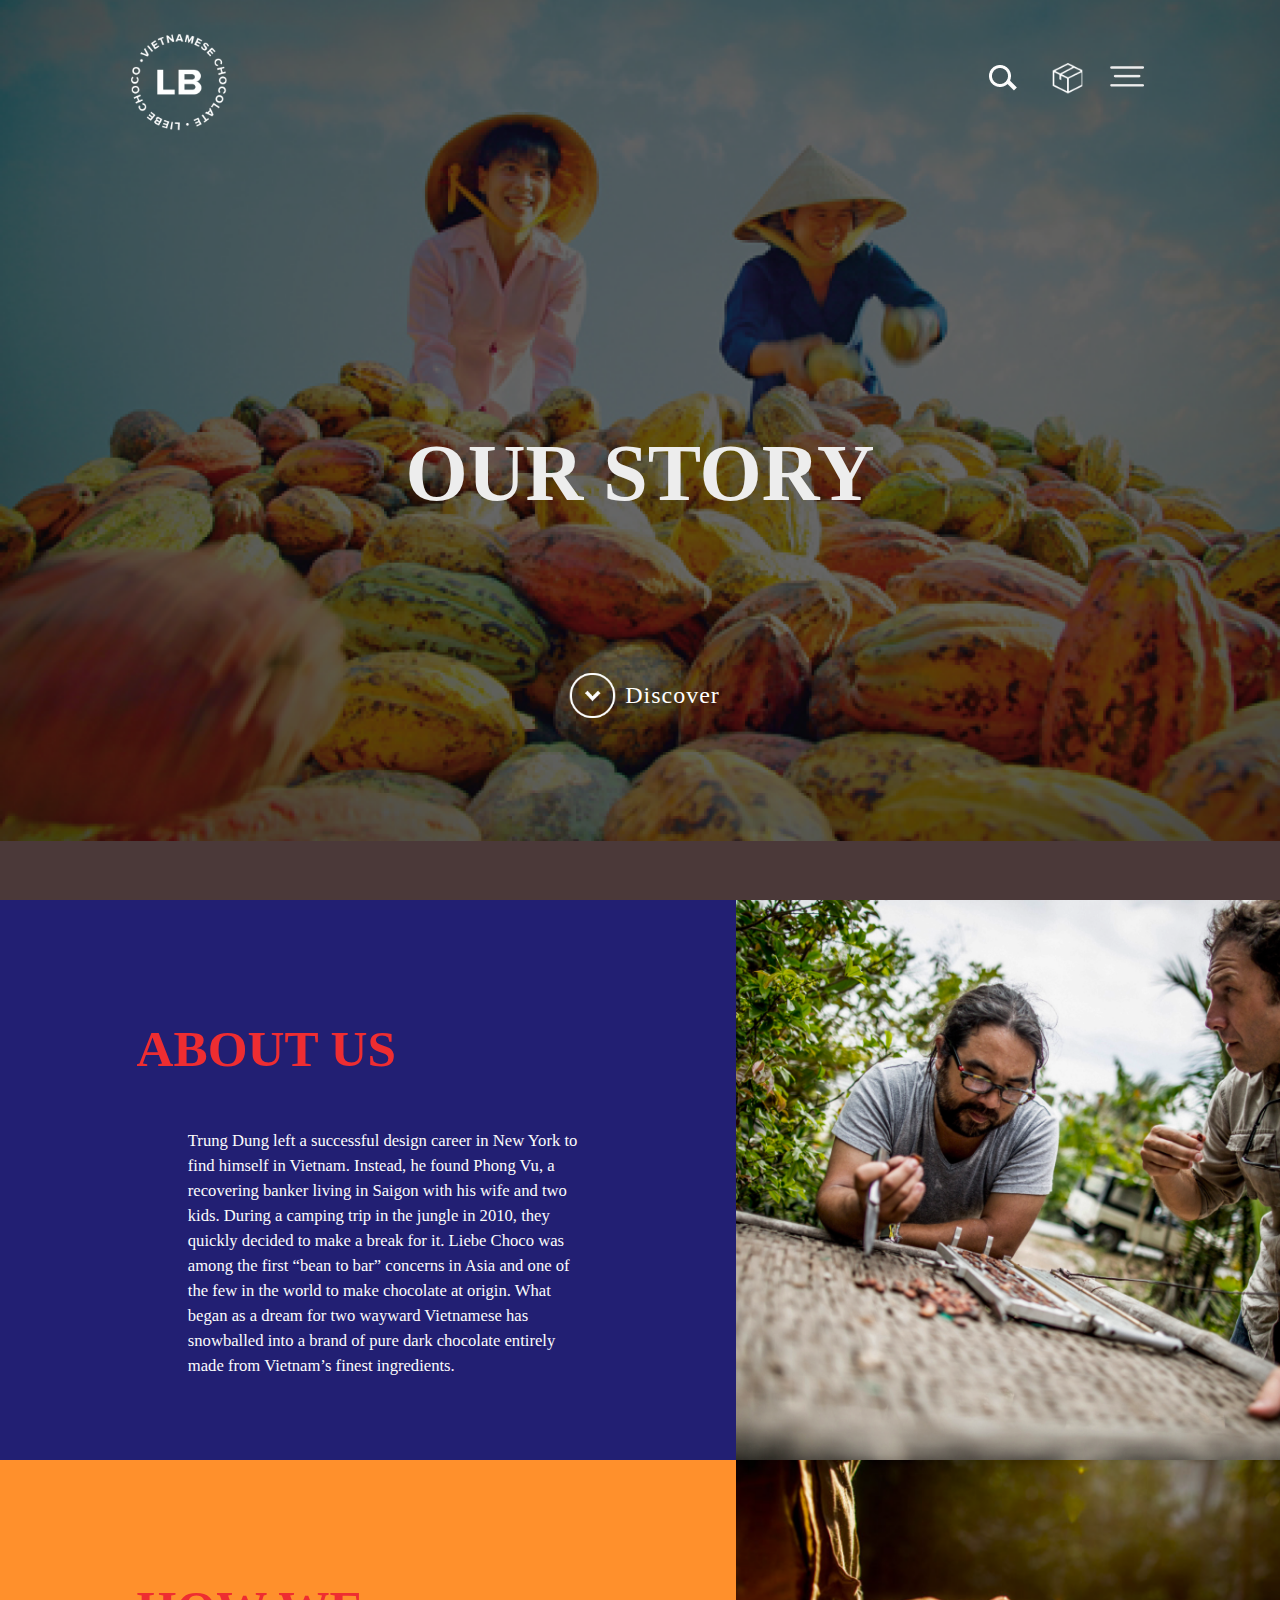
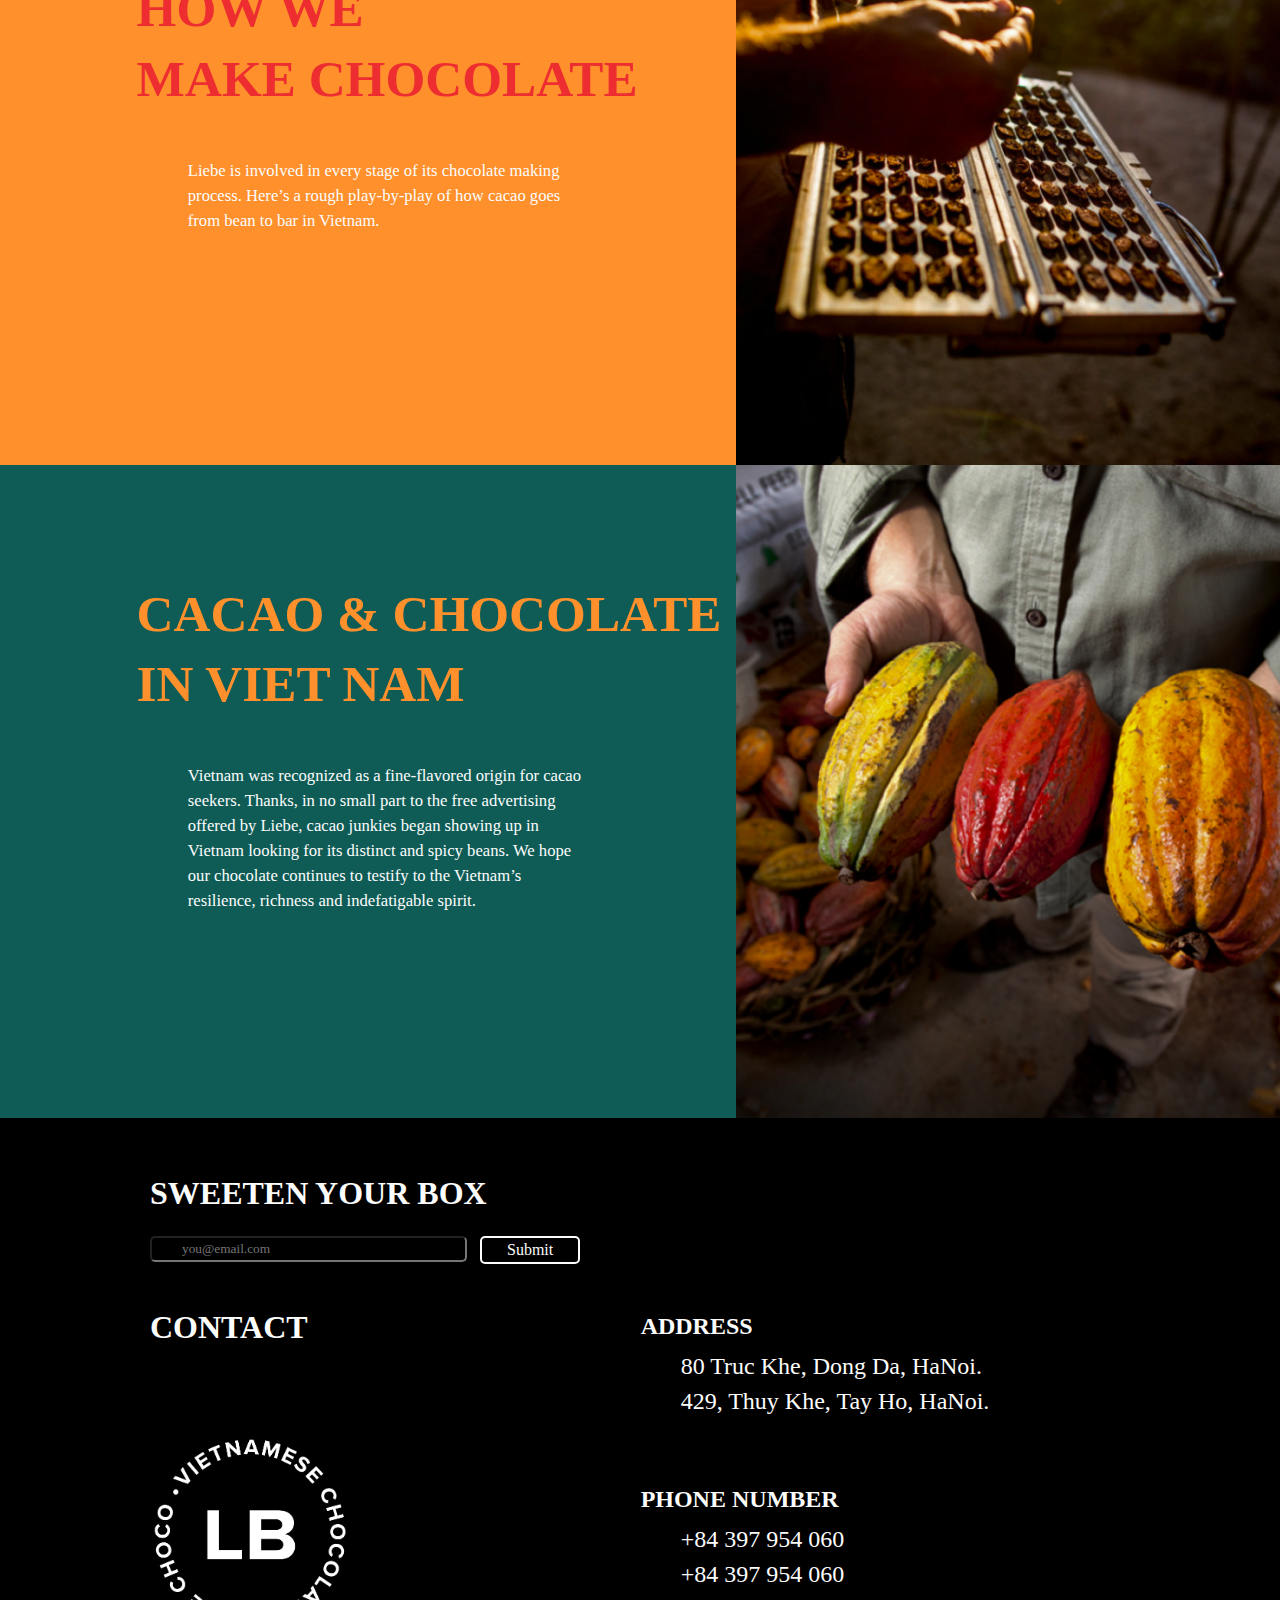
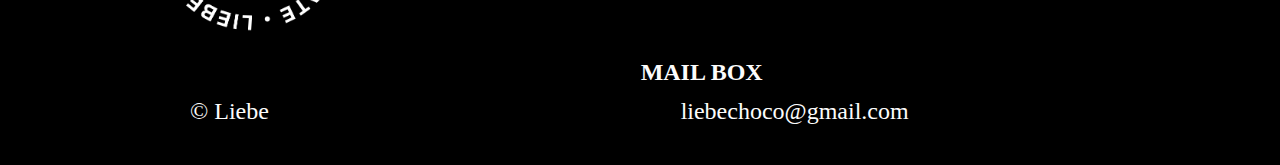
<file: our-story.html>
<!DOCTYPE html>
<html>

<head>
    <title>Our Story</title>
    <meta charset="utf-8">
    <meta name="viewport" content="width=device-width, initial-scale=1">
    <link rel="stylesheet" href="https://maxcdn.bootstrapcdn.com/bootstrap/4.3.1/css/bootstrap.min.css">
    <script src="https://ajax.googleapis.com/ajax/libs/jquery/3.4.1/jquery.min.js"></script>
    <script src="https://cdnjs.cloudflare.com/ajax/libs/popper.js/1.14.7/umd/popper.min.js"></script>
    <script src="https://maxcdn.bootstrapcdn.com/bootstrap/4.3.1/js/bootstrap.min.js"></script>
    <link rel="stylesheet" type="text/css" href="css/style.css">
    <script src="js/function.js"></script>
    
</head>

<body>
    <nav class="navbar navbar-expand navbar-custom fixed-top">
        <!-- Brand -->
        <a class="navbar-brand logo-brand" href="#" onclick="goHomeFromUs()">
            <img src="images/Logo-white.png">
        </a>

        <!-- Links -->
        <ul class="navbar-nav group-menu ml-auto">
            <li class=" nav-item">
                <a class="nav-link" href="#" id="searchIcon">
                    <img src="images/looking-for-icon.png">
                    <input class="hidden-input" type="text" size="30" />
                </a>
            </li>
            <li class="nav-item" id="boxIcon" onclick="showBuyBox()">
                <button class="nav-link" href="#">
                    <img src="images/box.png">
                </button>
            </li>
            <li class="nav-item" id="menuIcon">
                <a class="nav-link" href="#" id="menuModal">
                    <img src="images/menu.png">
                </a>
            </li>
        </ul>
    </nav>
    <div class="modal-buy" id="modalBuy">
        <div class="dialog-buy" onclick="hiddenBox()">
        </div>
            <div class="buy-content w-100">
                <div class="buy-header w-100">
                    <img src="images/box-black.png">
                    <h4 class="title-buy">Your box</h4>
                    <button onclick="hiddenBox()" type="button" class="close-buy">&times;</button>
                </div>
                <div class="buy-body w-100">
                    
                    <hr>
                    <span><p>There're no product for payment!</p></span>
                    <div class="buy buy-strawberry">
                        <img src="images/Strawberry 5.png">
                        <div class="title-product-buy">
                                <span class="name-product">Sweet Strawberry</span>
                                <span class="price-product-sm">12.99</span>
                            
                            <div id="buyStrawberryBox" class="control-product-buy">
                                <div  class="buy-product-box ">
                                    <button class="sub-product" href="">-</button>
                                    <span class="number-box">0</span>
                                    <button class="add-product" href="">+</button>
                                </div>
                                <span class="count-product">12.99</span>
                            </div>
                        </div>
                       
                    </div>
                    <hr class="buy-strawberry">
                    <div class=" buy buy-orange">
                        <img src="images/Orange-sour.png">
                        <div class="title-product-buy">
                                <span class="name-product">SOUR <br>ORANGE</span>
                                <span class="price-product-sm">12.99</span>
                            
                            <div id="buyOrangeBox" class="control-product-buy">
                                <div  class="buy-product-box ">
                                    <button class="sub-product" href="">-</button>
                                    <span class="number-box">0</span>
                                    <button class="add-product" href="">+</button>
                                </div>
                                <span class="count-product">12.99</span>
                            </div>
                        </div>
                        
                    </div>
                    <hr class="buy-orange">
                    <div class="buy buy-apple">
                        <img src="images/Applegrand.png">
                        <div class="title-product-buy">
                                <span class="name-product">GRAND APPLE</span>
                                <span class="price-product-sm">12.99</span>
                            
                            <div id="buyAppleBox" class="control-product-buy">
                                <div  class="buy-product-box ">
                                    <button class="sub-product" href="" >-</button>
                                    <span class="number-box">0</span>
                                    <button class="add-product" href="" >+</button>
                                </div>
                                <span class="count-product">12.99</span>
                            </div>
                        </div>
                        
                    </div>
                    <hr class="buy-apple">
                    <div  class="buy buy-classic">
                        <img src="images/classic-img.png">
                        <div class="title-product-buy">
                                <span class="name-product">CLASSIC PREMIUM</span>
                                <span class="price-product-sm">12.99</span>
                            
                            <div id="buyClassicBox"  class="control-product-buy">
                                <div class="buy-product-box ">
                                    <button class="sub-product" href="">-</button>
                                    <span class="number-box">0</span>
                                    <button class="add-product" href="">+</button>
                                </div>
                                <span class="count-product">12.99</span>
                            </div>
                        </div>

                    </div>
                    <hr class=" buy-classic">
                </div>
                <div class="buy-footer w-100">
                    <div class="continue-shopping">
                        <span>You're 18 bars away from filling your box.</span>
                        <a href="#strawberry" onclick="hiddenBox()">Continued shopping</a>
                    </div>
                    <div class="total-sum" >
                        <span class="total">TOTAL</span>
                        <span class="sum">38.97</span>
                    </div>
                    <div class="credit-card" >
                            <span class="credit-title">CREDIT CARD</span>
                            <span class="card">
                                <img src="images/AE-card.png">
                                <img src="images/MC-card.png">
                                <img src="images/VS-card.png">
                            </span>
                        </div>
                        <div class="card-delivery">
                            <div class="custom-checkbox-form form-group">
                                <label class="custom-checkbox checkbox">
                                        <input type="checkbox"  />
                                        <span class="default"></span>
                                    </label>
                                    <div class="set-defaut">
                                        Set as default
                                    </div>
                                </div>
                            </div>
                        <span class="text-alert">This order price does not  include shipping. The shipping cost will be calculated in the next step.</span>
                        <span class="text-alert">Buy full box with 20 bars or more to get free shipping in Vietnam.   </span>
                        <button onclick="gotoPayment()" class="btn go-payment" id="gotoPayment" >Add to payment</button>
                    </div>
            </div>
        
    </div>
    <div class="modal-menu" id="modalMenu">
        <div class="dialog-menu">
            <div class="modal-content w-100 h-100">
                <div class="menu-header w-100">
                    <img class="menu-logo" src="images/Logo-black.png" onclick="goHomeFromUs()">
                    <button type="button" class="close-menu">&times;</button>
                </div>
                <!-- Modal body -->
                <div class="menu-body w-100">
                    <div class="list-link">
                        <ul>
                            <li><a class="is-checked link-menu" href="#" onclick="goHomeFromUs()">Home</a></li>
                            <li><a class="link-menu" href="#" onclick="goToProductsFromUs()">products</a></li>
                            <li><a class="link-menu" href="#" onclick="goOurStoryFromSelf()">our story</a></li>
                            <li><a class="link-menu" href="#" onclick="goFooter()">contact</a></li>
                        </ul>
                        <span class="footer-link">
                            <p>Feel free to contact us by email
                                <br>for any enquiries about <strong>LIEBE CHOCO</strong></p>
                        </span>
                    </div>
                    <div class="menu-img">
                        <img src="images/menu-img.png">
                    </div>
                </div>
                <!-- Modal footer -->
                <div class="menu-footer w-100">
                </div>
            </div>
        </div>
    </div>
    <div class="home-video">
        <div id="homeVideo"></div>
        <div class="cover-story cover-video"></div>
        <div class="bg-story">
            <img src="images/our-story-bg.png">
        </div>
        <div class="cover-text">
            <span id="our-story-text">OUR STORY</span>
        </div>
        <a class="discover" href="#strawberry">
            <div class="eclipse-vector">
                <img src="images/Ellipse.png">
                <img class="vector" src="images/VectorDiscover.png">
            </div>
            <span class="discover-text">Discover</span>
        </a>
    </div> 
    <div id="strawberry" class="goContainer"></div>
    <div class="container-fluid ">
        <div class="grid-2">
            <div class="abous-us-text left ">
            <h1>ABOUT US</h1>
            <p>Trung Dung left a successful design career in New York to find himself in Vietnam. Instead, he found Phong Vu, a recovering banker living in Saigon with his wife and two kids. During a camping trip in the jungle in 2010, they quickly decided to make a break for it. Liebe Choco was among the first “bean to bar” concerns in Asia and one of the few in the world to make chocolate at origin. What began as a dream for two wayward Vietnamese has snowballed into a brand of pure dark chocolate entirely made from Vietnam’s finest ingredients.</p>
            </div>
            <div class="right ">
                <img src="images/img-about-us.png">
            </div>
        </div>
        <div class="grid-2">
                <div class="make-chocolate-text left ">
                <h1>HOW WE <br>
                        MAKE CHOCOLATE</h1>
                <p>Liebe is involved in every stage of its chocolate making process. Here’s a rough play-by-play of how cacao goes from bean to bar in Vietnam.</p>
                </div>
                <div class="right ">
                    <img src="images/make-chocolate-img.png">
                </div>
            </div>
            <div class="grid-2">
                    <div class="cacao-vietnam-text left ">
                    <h1>CACAO & CHOCOLATE<br>
                            IN VIET NAM</h1>
                    <p>Vietnam was recognized as a fine-flavored origin for cacao seekers. Thanks, in no small part to the free advertising offered by Liebe, cacao junkies began showing up in Vietnam looking for its distinct and spicy beans.
                            We hope our chocolate continues to testify to the Vietnam’s resilience, richness and indefatigable spirit.</p>
                    </div>
                    <div class="right ">
                        <img src="images/caocao-vietnam-img.png">
                    </div>
                </div>
                </div>
    <footer id="footer">
        <div class="email-box">
            <label class="sweeten-box">Sweeten your box</label>
            <form>
                <input type="email" placeholder="you@email.com" name="email-1" class="email-input" size="36">
                <a class="submit-email" href="#">Submit</a>
            </form>

        </div>
        <div class="contact-text">contact</div>
        <div class="detail-text">
            <h2>ADDRESS</h2>
            <ul>
                <li>80 Truc Khe, Dong Da, HaNoi.</li>
                <li>429, Thuy Khe, Tay Ho, HaNoi.</li>
            </ul>
        </div>
        <div>
            <div class="logo-spinner">
                <img src="images/logo parts-02.png">
                <img class="spinner" src="images/logo parts-01.png">
            </div>

        </div>
        <div class="detail-text">
            <h2>PHONE NUMBER</h2>
            <ul>
                <li>+84 397 954 060</li>
                <li>+84 397 954 060</li>
            </ul>
        </div>
        <div class="detail-text">
            <h2><br></h2>
            <ul>
                <li>&copy Liebe</li>
            </ul>
        </div>
        <div class="detail-text">
            <h2>MAIL BOX</h2>
            <ul>
                <li>liebechoco@gmail.com</li>
            </ul>
        </div>
    </footer>
    </body>
    </html>
</file>
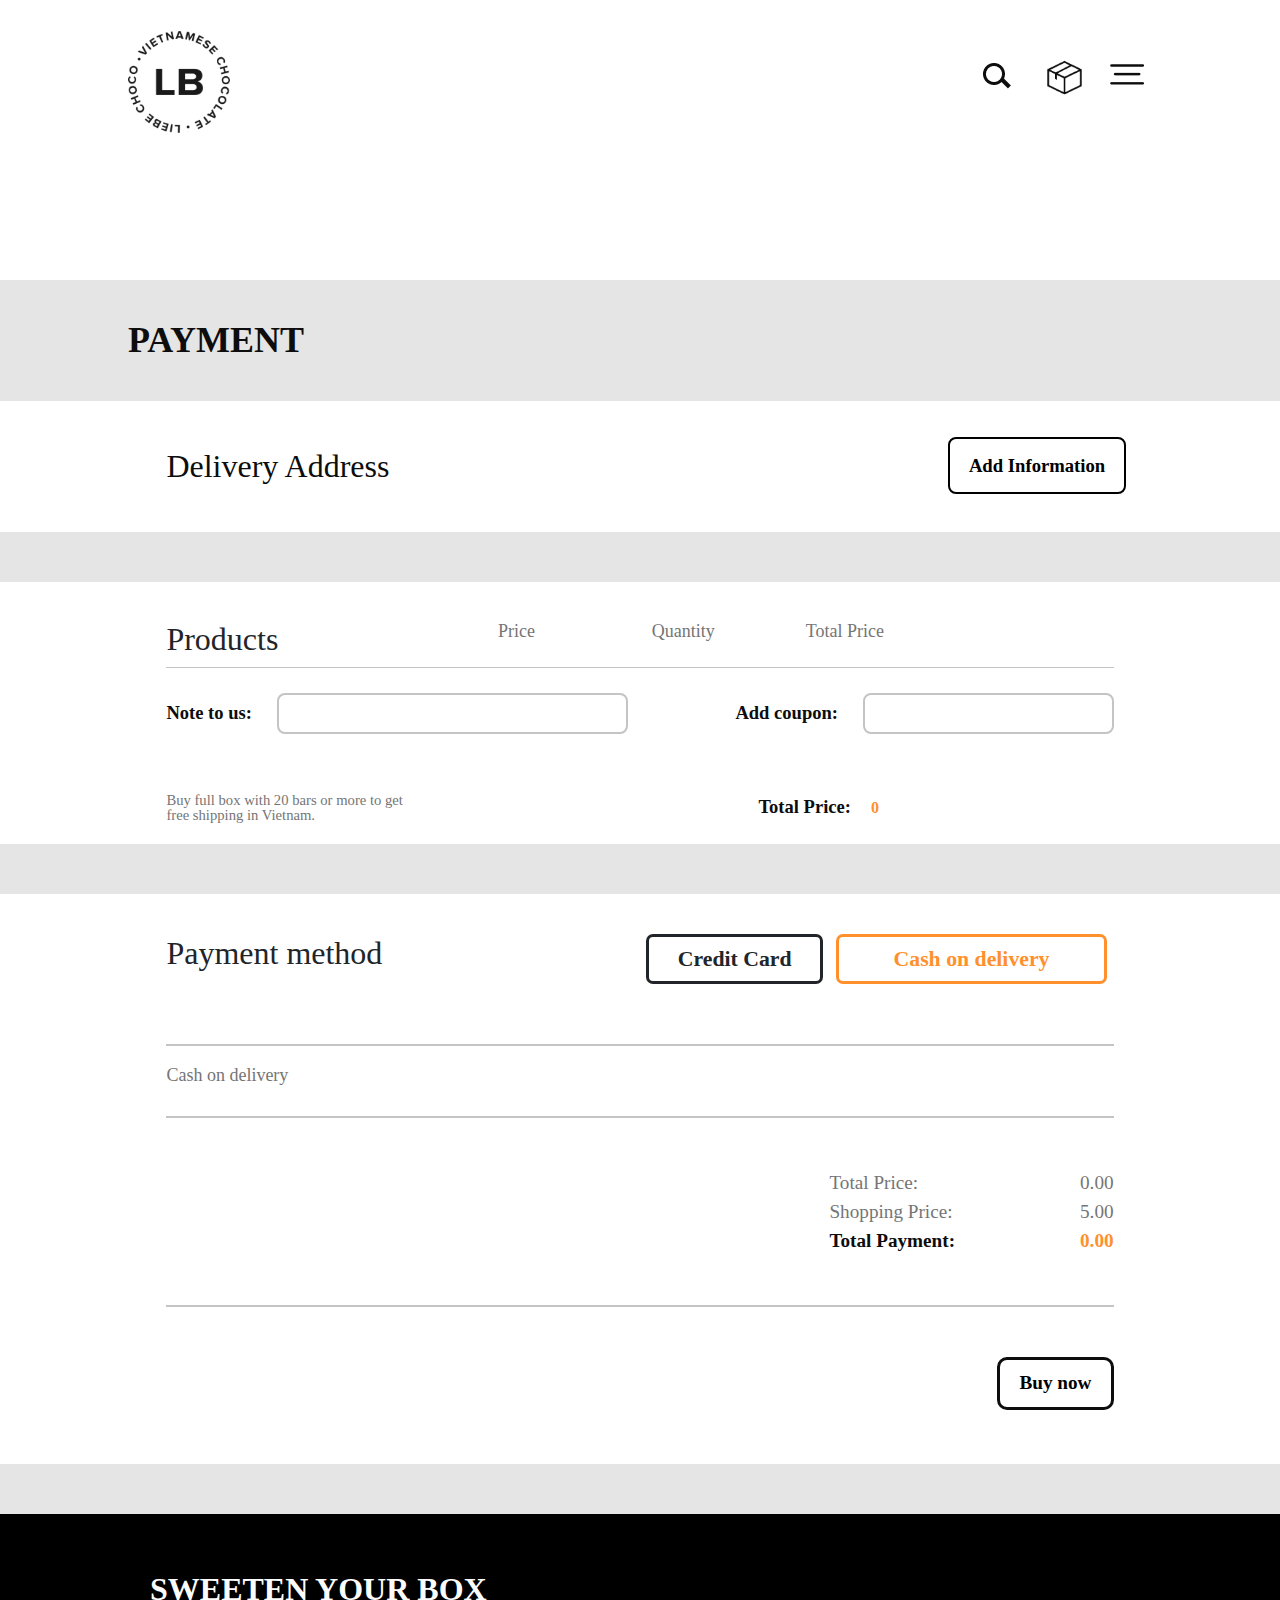
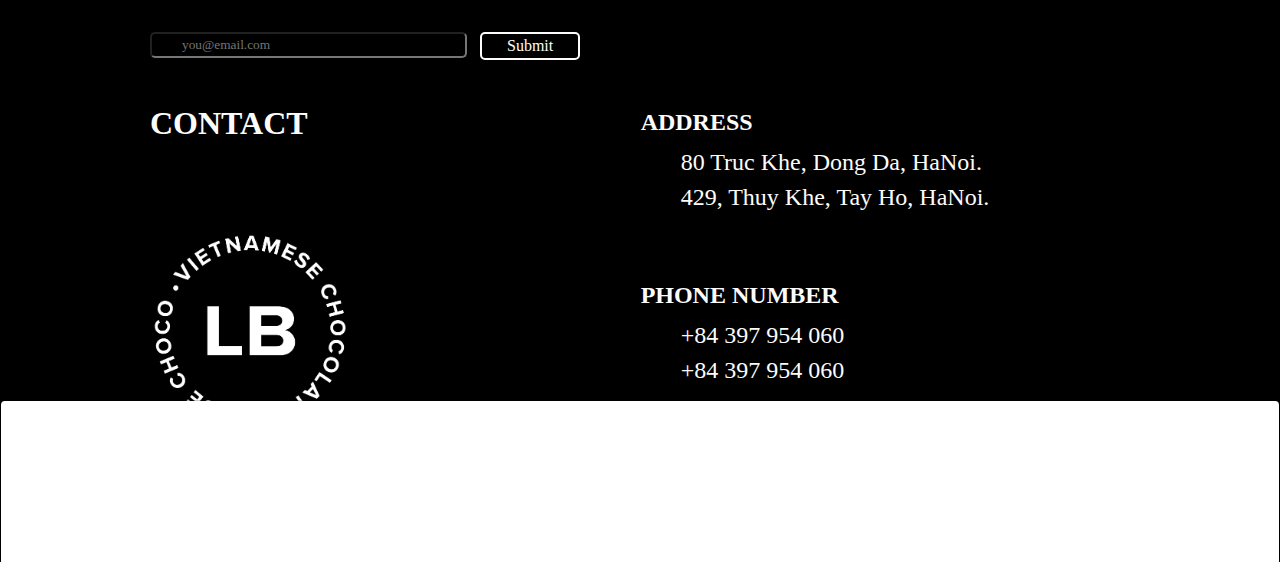
<file: payment.html>
<!DOCTYPE html>
<html>

<head>
    <title>Payment</title>
    <meta charset="utf-8">
    <meta name="viewport" content="width=device-width, initial-scale=1">
    <link rel="stylesheet" href="https://maxcdn.bootstrapcdn.com/bootstrap/4.3.1/css/bootstrap.min.css">
    <script src="https://ajax.googleapis.com/ajax/libs/jquery/3.4.1/jquery.min.js"></script>
    <script src="https://cdnjs.cloudflare.com/ajax/libs/popper.js/1.14.7/umd/popper.min.js"></script>
    <script src="https://maxcdn.bootstrapcdn.com/bootstrap/4.3.1/js/bootstrap.min.js"></script>
    <link rel="stylesheet" type="text/css" href="css/style.css">
    <script src="js/function-payment.js"></script>
</head>

<body>
        <div class="modal-success modal-menu" id="modalBuySuccess">
                <div class="dialog-menu">
                    <div class="modal-content w-100">
                        <div class="menu-header w-100">                            
                        </div>
                        <!-- Modal body -->
                        <div class="modal-success-body menu-body w-100">
                            <div class="log-success">YOUR ORDER HAS BEEN RECEIVED!</div>
                            <img src="images/tick-icon.png" alt="">
                            
                        </div>
                        <!-- Modal footer -->
                        <div class="success-footer w-100">
                            <h3>Thank you for you purchase!</h3>
                            <div class="order-number">Your order is <span>0001</span></div>
                            <div>We'll email you an  order information width detail and track info</div>
                                <button type="button" class="btn " onclick="closeSuccess()">Continue Shopping</button>
                        </div>
                    </div>
                </div>
            </div>
            <div class="modal-menu" id="modalMenuPay">
                    <div class="dialog-menu">
                        <div class="modal-content w-100 h-100">
                            <div class="menu-header w-100">
                                <img class="menu-logo" src="images/Logo-black.png"  onclick="closeSuccess()">
                                <button type="button" class="close-menu" onclick="hiddenMenu()">&times;</button>
                            </div>
                            <!-- Modal body -->
                            <div class="menu-body w-100">
                                <div class="list-link">
                                    <ul>
                                        <li><a class="is-checked link-menu" href="#"  onclick="closeSuccess()">Home</a></li>
                                        <li><a class="link-menu" href="#" onclick="goProducts()">products</a></li>
                                        <li><a class="link-menu" href="#" onclick="goOurStory()">our story</a></li>
                                        <li><a class="link-menu" href="#" onclick="goContact()">contact</a></li>
                                    </ul>
                                    <span class="footer-link">
                                        <p>Feel free to contact us by email
                                            <br>for any enquiries about <strong>LIEBE CHOCO</strong></p>
                                    </span>
                                </div>
                                <div class="menu-img">
                                    <img src="images/menu-img.png">
                                </div>
                            </div>
                            <!-- Modal footer -->
                            <div class="menu-footer w-100">
                            </div>
                        </div>
                    </div>
                </div>
                
    <div class="modal-buy" id="modalBuy">
            <div class="dialog-buy" onclick="hiddenBox()">
            </div>
                <div class="buy-content w-100">
                    <div class="buy-header w-100">
                        <img src="images/box-black.png">
                        <h4 class="title-buy">Your box</h4>
                        <button onclick="hiddenBox()" type="button" class="close-buy">&times;</button>
                    </div>
                    <div class="buy-body w-100">
                        <hr>
                        <div class="buy buy-strawberry">
                            <img src="images/Strawberry 5.png">
                            <div class="title-product-buy">
                                    <span class="name-product">Sweet Strawberry</span>
                                    <span class="price-product-sm">12.99</span>
                                
                                <div id="buyStrawberryBox" class="control-product-buy">
                                    <div  class="buy-product-box ">
                                        <button class="sub-product" href="">-</button>
                                        <span class="number-box">0</span>
                                        <button class="add-product" href="">+</button>
                                    </div>
                                    <span class="count-product">12.99</span>
                                </div>
                            </div>
                           
                        </div>
                        <hr class="buy-strawberry">
                        <div class=" buy buy-orange">
                            <img src="images/Orange-sour.png">
                            <div class="title-product-buy">
                                    <span class="name-product">SOUR <br>ORANGE</span>
                                    <span class="price-product-sm">12.99</span>
                                
                                <div id="buyOrangeBox" class="control-product-buy">
                                    <div  class="buy-product-box ">
                                        <button class="sub-product" href="">-</button>
                                        <span class="number-box">0</span>
                                        <button class="add-product" href="">+</button>
                                    </div>
                                    <span class="count-product">12.99</span>
                                </div>
                            </div>
                            
                        </div>
                        <hr class="buy-orange">
                        <div class="buy buy-apple">
                            <img src="images/Applegrand.png">
                            <div class="title-product-buy">
                                    <span class="name-product">GRAND APPLE</span>
                                    <span class="price-product-sm">12.99</span>
                                
                                <div id="buyAppleBox" class="control-product-buy">
                                    <div  class="buy-product-box ">
                                        <button class="sub-product" href="" >-</button>
                                        <span class="number-box">0</span>
                                        <button class="add-product" href="" >+</button>
                                    </div>
                                    <span class="count-product">12.99</span>
                                </div>
                            </div>
                            
                        </div>
                        <hr class="buy-apple">
                        <div  class="buy buy-classic">
                            <img src="images/classic-img.png">
                            <div class="title-product-buy">
                                    <span class="name-product">CLASSIC PREMIUM</span>
                                    <span class="price-product-sm">12.99</span>
                                
                                <div id="buyClassicBox"  class="control-product-buy">
                                    <div class="buy-product-box ">
                                        <button class="sub-product" href="">-</button>
                                        <span class="number-box">0</span>
                                        <button class="add-product" href="">+</button>
                                    </div>
                                    <span class="count-product">12.99</span>
                                </div>
                            </div>
    
                        </div>
                        <hr class=" buy-classic">
                    </div>
                    <div class="buy-footer w-100">
                        <div class="continue-shopping">
                            <span>You're 18 bars away from filling your box.</span>
                            <a href="#strawberry" onclick="hiddenBox()">Continued shopping</a>
                        </div>
                        <div class="total-sum" >
                            <span class="total">TOTAL</span>
                            <span class="sum">38.97</span>
                        </div>
                        <div class="credit-card" >
                                <span class="credit-title">CREDIT CARD</span>
                                <span class="card">
                                    <img src="images/AE-card.png">
                                    <img src="images/MC-card.png">
                                    <img src="images/VS-card.png">
                                </span>
                            </div>
                            <div class="card-delivery">
                                <div class="custom-checkbox-form form-group">
                                    <label class="custom-checkbox checkbox">
                                            <input type="checkbox"  />
                                            <span class="default"></span>
                                        </label>
                                        <div class="set-defaut">
                                            Set as default
                                        </div>
                                    </div>
                                </div>
                            <span class="text-alert">This order price does not  include shipping. The shipping cost will be calculated in the next step.</span>
                            <span class="text-alert">Buy full box with 20 bars or more to get free shipping in Vietnam.   </span>
                            <button onclick="hiddenBox()" class="go-payment" id="gotoPayment">Add to payment</button>
                        </div>
                </div>
            
        </div>
    <nav class="custorm-bar navbar navbar-expand navbar-custom fixed-top">
        <!-- Brand -->
        <a class="navbar-brand logo-brand" href="#" onclick="closeSuccess()">
            <img src="images/Logo-black.png">
        </a>
        <!-- Links -->
        <ul class="navbar-nav group-menu ml-auto">
            <li class=" nav-item">
                <a class="nav-link" href="#" id="searchIcon">
                    <img src="images/looking-black.png">
                    <input class="hidden-input" type="text" size="30" />
                </a>
            </li>
            <li class="nav-item" id="boxIcon" onclick="showBuyBox()">
                <button class="nav-link" href="#">
                    <img  id="boxImg" src="images/box-black.png">
                </button>
            </li>
            <li class="nav-item" id="menuIcon">
                <a class="nav-link" href="#" id="menuModal" onclick="showMenu()">
                    <img src="images/menu-black.png">
                </a>
            </li>
        </ul>
    </nav>
    <div class="modal" id="addressModal">
        <div class="modal-dialog">
            <div class="modal-content">
                <div class="modal-header">
                    <h4 class="modal-title w-100 justify-content-center header-modal text-center">Add Address</h4>
                    <button type="button" class="btn-close-modal" data-dismiss="modal">&times;</button>
                </div>
                <div class="modal-body ">
                    <form>
                        <div class="form-group">
                            <input id="findPlace" class="my-custom form-control" type="text" name="yourplace"
                                placeholder="Find your place">
                        </div>
                        <iframe
                            src="https://www.google.com/maps/embed?pb=!1m18!1m12!1m3!1d14894.757264878188!2d105.81613272687501!3d21.04511372583057!2m3!1f0!2f0!3f0!3m2!1i1024!2i768!4f13.1!3m3!1m2!1s0x3135ab092d15892b%3A0xfd7cb5da0e537b6b!2sCutisun%20Restaurant!5e0!3m2!1svi!2s!4v1571773876566!5m2!1svi!2s"
                            width="100%" height="250" frameborder="0" style="border:0;" allowfullscreen=""></iframe>
                        <div class="form-group custom-submit">

                            <label class="custom-checkbox checkbox is-checkedbox">
                                <input type="checkbox" />
                                <span class="default"></span>
                            </label>
                            <div class="set-defaut">
                                Set as default
                            </div>
                            <div class="submit-back">
                                <button class="btn-back btn-close-modal" data-dismiss="modal" data-toggle="modal"
                                    data-target="#infoModal">Back</button>
                                <button type="submit" class="btn btn-accept" data-dismiss="modal" data-toggle="modal"
                                    data-target="#infoModal">Accept</button>
                            </div>
                        </div>
                </div>
                </form>
            </div>
            <div class="modal-footer">

            </div>
        </div>
    </div>
    <div class="modal" id="infoModal">
        <div class="modal-dialog">
            <div class="modal-content">
                <div class="modal-header">
                    <h4 class="modal-title w-100 justify-content-center header-modal text-center">Delivery Address</h4>
                    <button type="button" class="btn-close-modal" data-dismiss="modal">&times;</button>
                </div>
                <div class="modal-body ">
                    <form>
                        <div class="form-group">
                            <input id="fullName" class="my-custom form-control" type="text" name="name"
                                placeholder="Full name" required>
                        </div>
                        <div class="form-group">
                            <input class="my-custom form-control" type="text" name="phone" placeholder="Phone number"
                                required>
                        </div>
                        <div class="form-group">
                            <input class="my-custom form-control" type="email" name="email" placeholder="Email"
                                required>
                        </div>
                        <div class=" form-group">
                            <textarea class="my-custom form-control " rows="3" id="comment"
                                placeholder="Address"></textarea>
                        </div>
                        <div class="form-group">
                            <button data-dismiss="modal" data-toggle="modal" data-target="#addressModal"
                                class="link-button">Choose address on map ></button>
                        </div>
                        <div class="form-group custom-submit">

                            <label class="custom-checkbox checkbox">
                                <input type="checkbox" />
                                <span class="default"></span>
                            </label>
                            <div class="set-defaut ">
                                Set as default
                            </div>
                            <div class="submit-back">
                                <button class="btn-back btn-close-modal" data-dismiss="modal">Back</button>
                                <button type="submit" class="btn btn-accept">Accept</button>
                            </div>
                        </div>
                </div>
                </form>
            </div>
            <div class="modal-footer">

            </div>
        </div>
    </div>

    <h1 class="payment-title">PAYMENT</h1>
    <div class="address-information">
        <h2>Delivery Address</h2>
        <a><button class="information-button" data-toggle="modal" data-target="#infoModal">Add Information</button></a>
    </div>
    <div class="products-pay">
        <div class="products-list">
            <div class="products-list-header">
                <h2>Products</h2>
                <h4>Price</h4>
                <h4>Quantity</h4>
                <h4>Total Price</h4>
                <div></div>
            </div>
            <div class="column-strawberry column-hidden products-list-item">
                <div class=" item-pay">
                    <img src="images/Strawberry 5.png">
                    <span>Sweet<br>Strawberry</span>
                </div>
                <span class="price-pay">12.99</span>
                <span class="quantity-pay">1</span>
                <span class="total-price-pay">12.99</span>
                <button type="button" class="ease-item">&times;</button>
            </div>
            <div class="column-orange column-hidden products-list-item">
                <div class="item-pay">
                    <img src="images/Orange-sour.png">
                    <span>Sour<br>Orange</span>
                </div>
                <span class="price-pay">12.99</span>
                <span class="quantity-pay">1</span>
                <span class="total-price-pay">12.99</span>
                <button type="button" class="ease-item">&times;</button>
            </div>
            <div class="column-apple column-hidden products-list-item">
                <div class="item-pay">
                    <img src="images/Applegrand.png">
                    <span>grand<br>apple</span>
                </div>
                <span class="price-pay">12.99</span>
                <span class="quantity-pay">1</span>
                <span class="total-price-pay">12.99</span>
                <button type="button" class="ease-item">&times;</button>
            </div>
            <div class="column-classic column-hidden products-list-item">
                <div class="item-pay">
                    <img src="images/classic-img.png">
                    <span>classic<br>PREMIUM</span>
                </div>
                <span class="price-pay">12.99</span>
                <span class="quantity-pay">1</span>
                <span class="total-price-pay">12.99</span>
                <button type="button" class="ease-item">&times;</button>
            </div>
            <div class="footer-list">
                <label class="note-us">Note to us: <input type="text" size="30"></label>
                <label class="add-coupon">Add coupon: <input type="text" size="20"></label>
                <div class="text-end">
                    <p>Buy full box with 20 bars or more to get free
                        shipping in Vietnam. </p>
                    <label>Total Price:<span class="count-product">38.97</span></label>
                </div>
            </div>
            <div class="link-div">

            </div>
            <div class="pay-method">
                
                    <div class="header-pay">
                        <h2>Payment method</h2>
                        <button onclick="showCreditMethod()" class="btn btn-hover-orange btn-credit-card">Credit Card</button>
                        <button onclick="hiddenCreditMethod()" class="btn btn-hover-orange btn-card-delivery">Cash on delivery</button>
                    </div>
                    <div class="on-pay">
                            <form>
                        <div class="on-paymethod">
                            <div class="title-pay-method">
                            <span class="method-delivery">Cash on delivery</span>
                            <span class="is-hidden-credit method-credit">Fill information</span>
                        </div>
                            <div class="is-hidden-credit show-credit-form">
                                    
                            <div class="form-group">
                                <input type="text" class="my-custom form-control" name="fullName"
                                    placeholder="Full name" >
                            </div>
                            <div class="credit-form form-group">
                                <input type="text" class="my-custom form-control" name="creditNumber"
                                    placeholder="Credit number" size="15">
                                <label>
                                    <img src="images/AE-card.png">
                                    <img src="images/MC-card.png">
                                    <img src="images/VS-card.png">
                                </label>
                            </div>
                            <div class="expiration-cvv">
                                <div class="expiration form-group">
                                    <span>Expiration</span>
                                    <div class="form-1 form-group">

                                    
                                    <input type="text" class=" my-custom form-control" name="mm" placeholder="MM">
                                </div>
                                <div class="form-2 form-group">
                                    <input type="text" class=" my-custom form-control" name="mm" placeholder="YYYY">
                                </div>
                                </div>
                                <div class="cvv form-group">
                                    <span>CVV</span>
                                    <input type="text" class="my-custom form-control" name="cvv" placeholder="000">
                                </div>
                                
                            </div>
                            <div class="form-group">
                                    <input type="text" class="my-custom form-control" name="receipt"
                                        placeholder="Receipt Address" >
                                </div>
                        </div>
                            
                            </form>
                    </div>
                    <div class="end-pay">
                            <div>Total Price:</div>
                            <div id="totalPrice" class="num">0.00</div>
                            <div >Shopping Price:</div>
                            <div  class="num">5.00</div>
                            <div class="total-payment">Total Payment:</div>
                            <div id="totalMoney" class="total-money num">0.00</div>
                        </div>
                        <div class="submit-payment form-group">
                                <button onclick="showSuccess()" type="button" class="btn" >Buy now</button>
                            </div>
                        </div>
                    </div>
                    
            </div>
        </div>

    </div>

    

    <footer id="footer">
        <div class="email-box">
            <label class="sweeten-box">Sweeten your box</label>
            <form>
                <input type="email" placeholder="you@email.com" name="email-1" class="email-input" size="36">
                <a class="submit-email" href="#">Submit</a>
            </form>

        </div>
        <div class="contact-text">contact</div>
        <div class="detail-text">
            <h2>ADDRESS</h2>
            <ul>
                <li>80 Truc Khe, Dong Da, HaNoi.</li>
                <li>429, Thuy Khe, Tay Ho, HaNoi.</li>
            </ul>
        </div>
        <div>
            <div class="logo-spinner">
                <img src="images/logo parts-02.png">
                <img class="spinner" src="images/logo parts-01.png">
            </div>

        </div>
        <div class="detail-text">
            <h2>PHONE NUMBER</h2>
            <ul>
                <li>+84 397 954 060</li>
                <li>+84 397 954 060</li>
            </ul>
        </div>
        <div class="detail-text">
            <h2><br></h2>
            <ul>
                <li>&copy Liebe</li>
            </ul>
        </div>
        <div class="detail-text">
            <h2>MAIL BOX</h2>
            <ul>
                <li>liebechoco@gmail.com</li>
            </ul>
        </div>
    </footer>
</body>

</html>
</file>
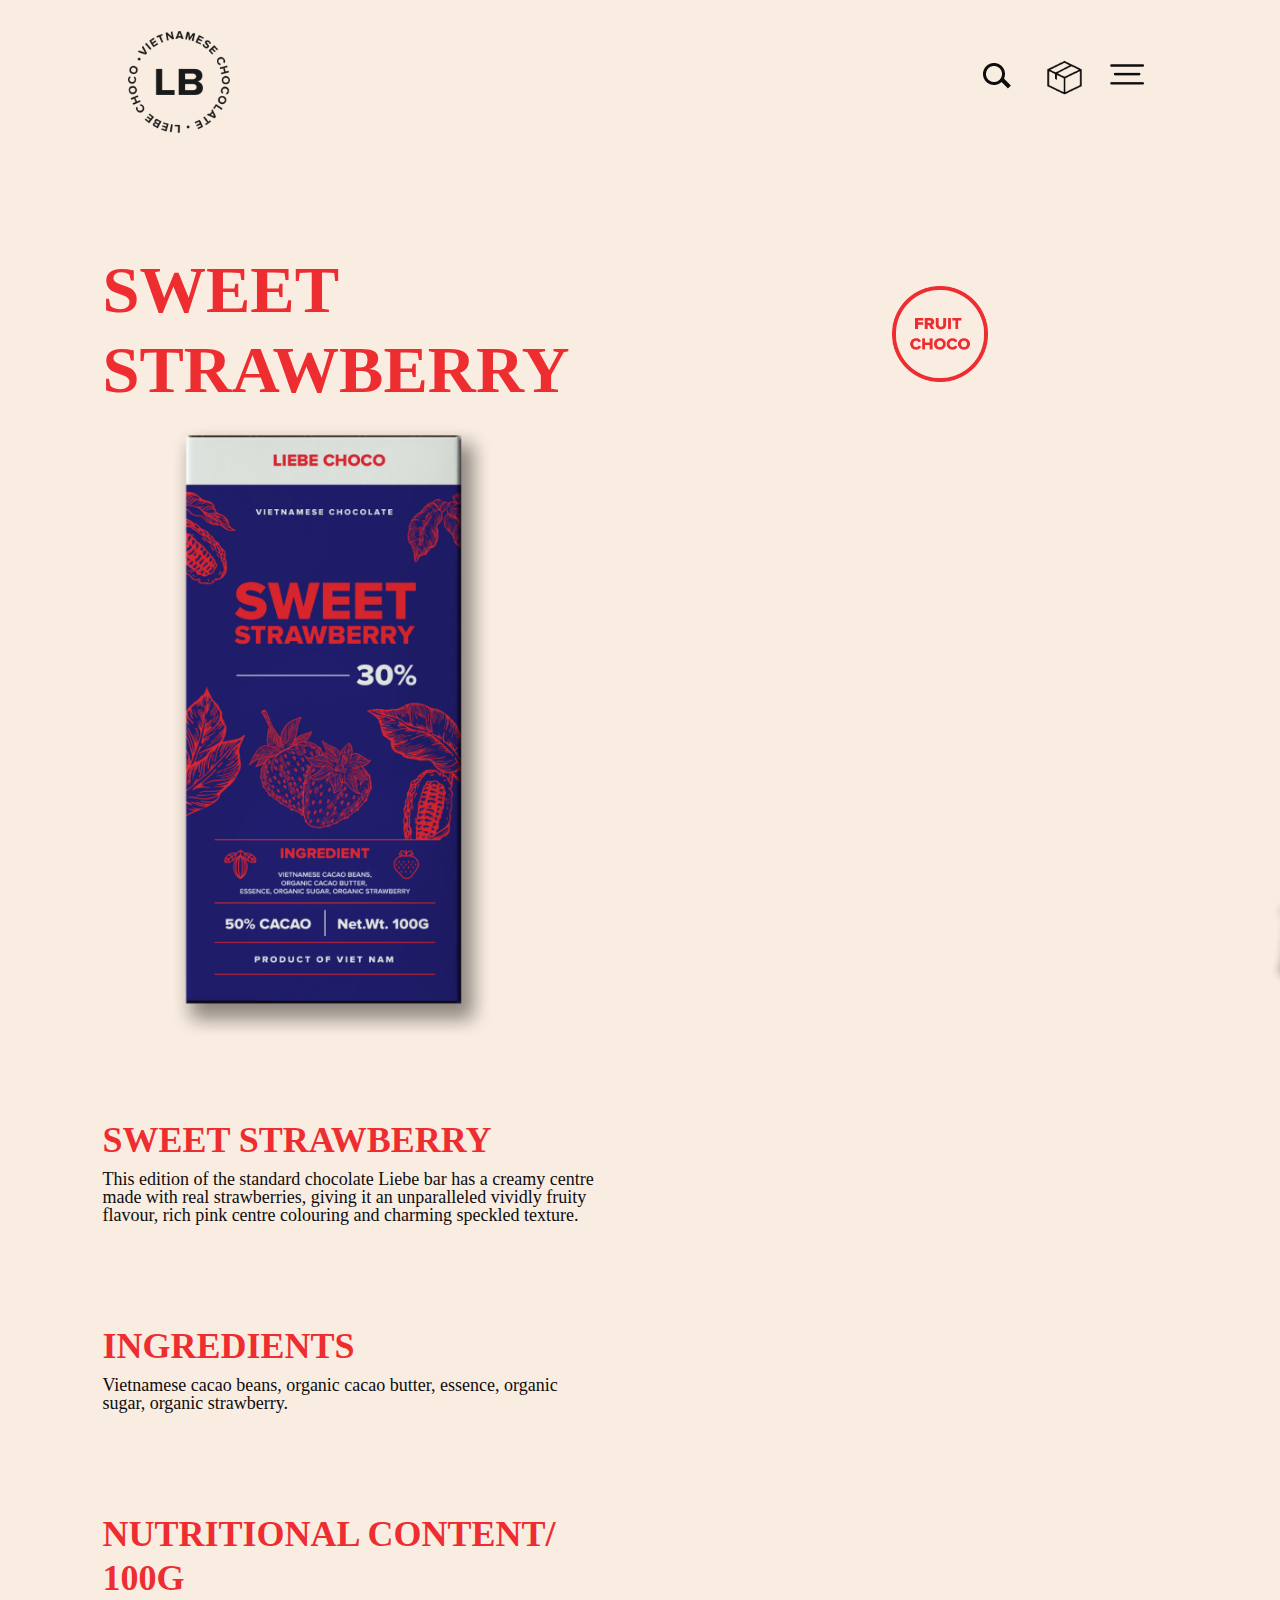
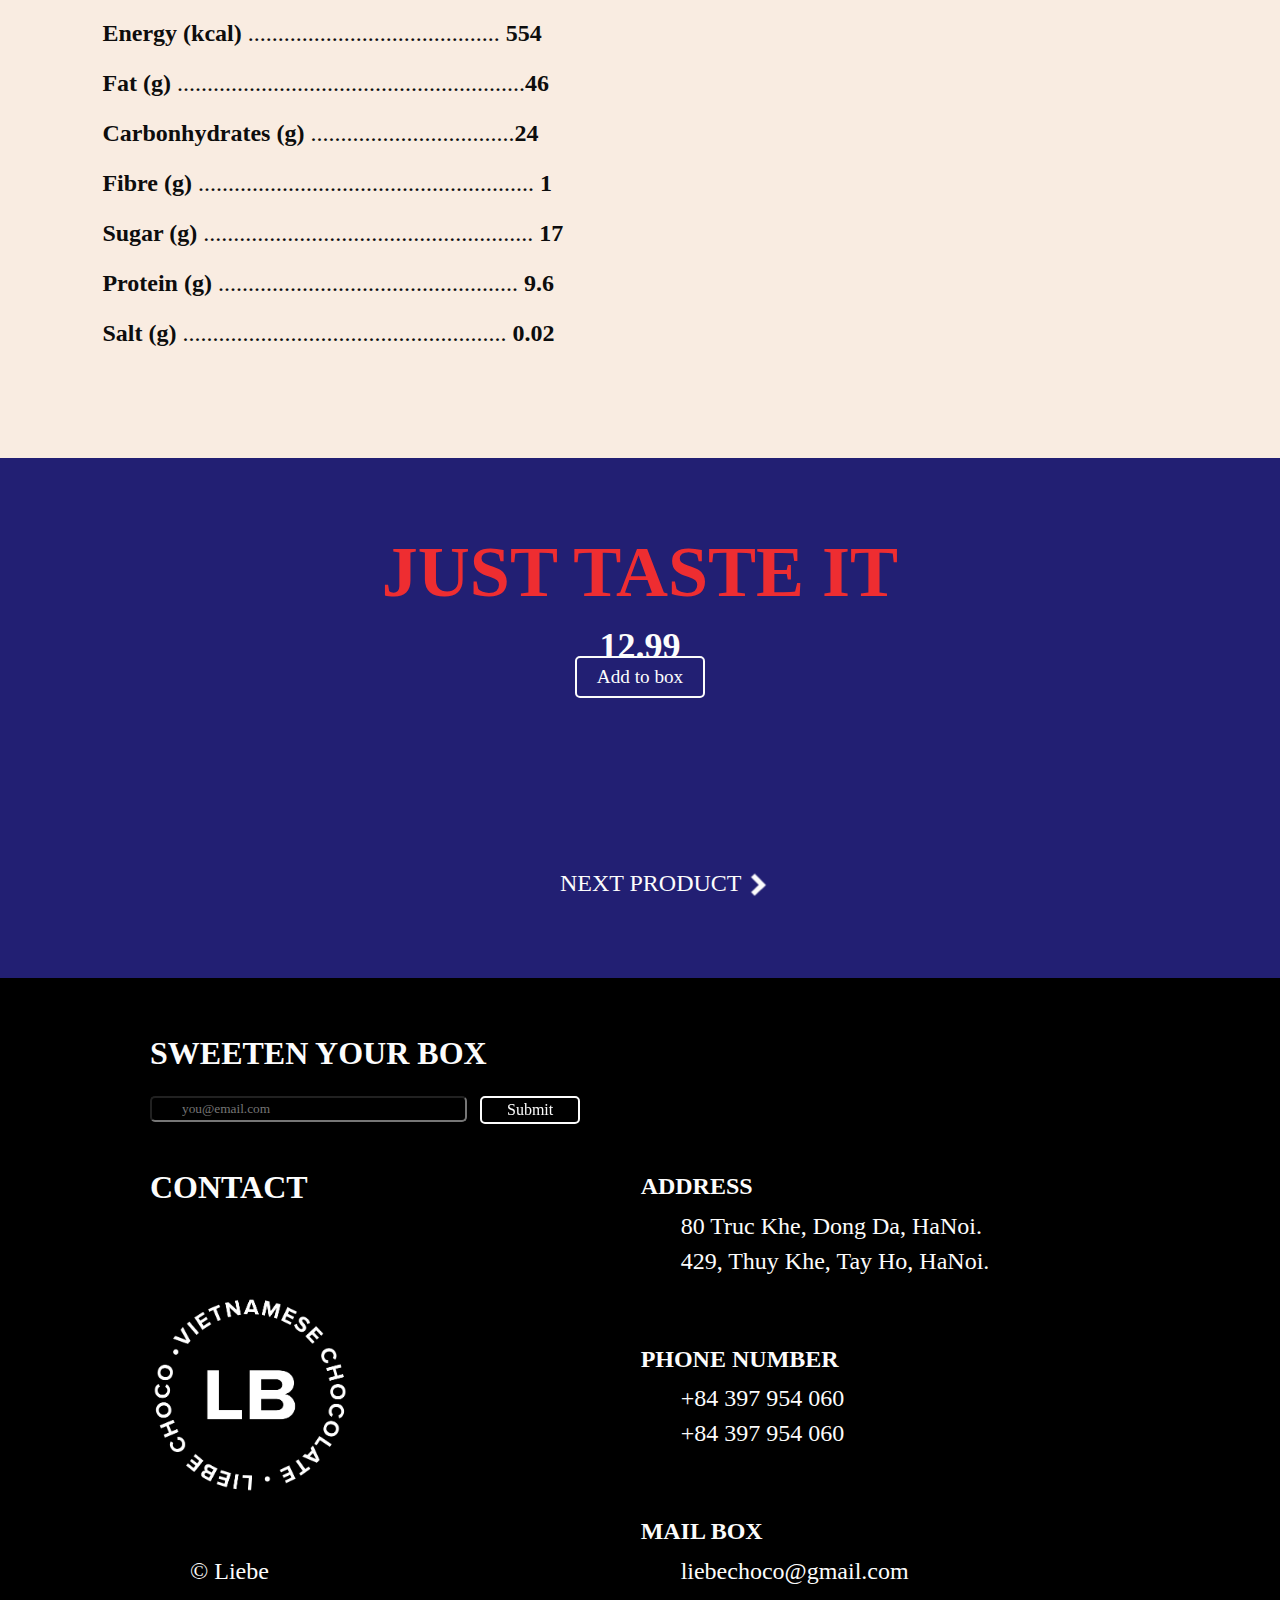
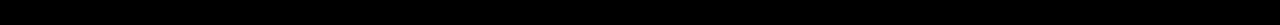
<file: products.html>
<!DOCTYPE html>
<html>

<head>
    <title>Products</title>
    <meta charset="utf-8">
    <meta name="viewport" content="width=1920px, initial-scale=1">
    <link rel="stylesheet" href="https://maxcdn.bootstrapcdn.com/bootstrap/4.3.1/css/bootstrap.min.css">
    <script src="https://ajax.googleapis.com/ajax/libs/jquery/3.4.1/jquery.min.js"></script>
    <script src="https://cdnjs.cloudflare.com/ajax/libs/popper.js/1.14.7/umd/popper.min.js"></script>
    <script src="https://maxcdn.bootstrapcdn.com/bootstrap/4.3.1/js/bootstrap.min.js"></script>
    <link rel="stylesheet" type="text/css" href="css/style.css">
    <script src="js/function-products.js"></script>
</head>
<body>
    <div class="modal-buy" id="modalBuy">
        <div class="dialog-buy" onclick="hiddenBox()">
        </div>
            <div class="buy-content w-100">
                <div class="buy-header w-100">
                    <img src="images/box-black.png">
                    <h4 class="title-buy">Your box</h4>
                    <button onclick="hiddenBox()" type="button" class="close-buy">&times;</button>
                </div>
                <div class="buy-body w-100">
                    
                    <hr>
                    <span><p>There're no product for payment!</p></span>
                    <div class="buy buy-strawberry">
                        <img src="images/Strawberry 5.png">
                        <div class="title-product-buy">
                                <span class="name-product">Sweet Strawberry</span>
                                <span class="price-product-sm">12.99</span>
                            
                            <div id="buyStrawberryBox" class="control-product-buy">
                                <div  class="buy-product-box ">
                                    <button class="sub-product" href="">-</button>
                                    <span class="number-box">0</span>
                                    <button class="add-product" href="">+</button>
                                </div>
                                <span class="count-product">12.99</span>
                            </div>
                        </div>
                       
                    </div>
                    <hr class="buy-strawberry">
                    <div class=" buy buy-orange">
                        <img src="images/Orange-sour.png">
                        <div class="title-product-buy">
                                <span class="name-product">SOUR <br>ORANGE</span>
                                <span class="price-product-sm">12.99</span>
                            
                            <div id="buyOrangeBox" class="control-product-buy">
                                <div  class="buy-product-box ">
                                    <button class="sub-product" href="">-</button>
                                    <span class="number-box">0</span>
                                    <button class="add-product" href="">+</button>
                                </div>
                                <span class="count-product">12.99</span>
                            </div>
                        </div>
                        
                    </div>
                    <hr class="buy-orange">
                    <div class="buy buy-apple">
                        <img src="images/Applegrand.png">
                        <div class="title-product-buy">
                                <span class="name-product">GRAND APPLE</span>
                                <span class="price-product-sm">12.99</span>
                            
                            <div id="buyAppleBox" class="control-product-buy">
                                <div  class="buy-product-box ">
                                    <button class="sub-product" href="" >-</button>
                                    <span class="number-box">0</span>
                                    <button class="add-product" href="" >+</button>
                                </div>
                                <span class="count-product">12.99</span>
                            </div>
                        </div>
                        
                    </div>
                    <hr class="buy-apple">
                    <div  class="buy buy-classic">
                        <img src="images/classic-img.png">
                        <div class="title-product-buy">
                                <span class="name-product">CLASSIC PREMIUM</span>
                                <span class="price-product-sm">12.99</span>
                            
                            <div id="buyClassicBox"  class="control-product-buy">
                                <div class="buy-product-box ">
                                    <button class="sub-product" href="">-</button>
                                    <span class="number-box">0</span>
                                    <button class="add-product" href="">+</button>
                                </div>
                                <span class="count-product">12.99</span>
                            </div>
                        </div>

                    </div>
                    <hr class=" buy-classic">
                </div>
                <div class="buy-footer w-100">
                    <div class="continue-shopping">
                        <span>You're 18 bars away from filling your box.</span>
                        <a href="#strawberry" onclick="hiddenBox()">Continued shopping</a>
                    </div>
                    <div class="total-sum" >
                        <span class="total">TOTAL</span>
                        <span class="sum">38.97</span>
                    </div>
                    <div class="credit-card" >
                            <span class="credit-title">CREDIT CARD</span>
                            <span class="card">
                                <img src="images/AE-card.png">
                                <img src="images/MC-card.png">
                                <img src="images/VS-card.png">
                            </span>
                        </div>
                        <div class="card-delivery">
                            <div class="custom-checkbox-form form-group">
                                <label class="custom-checkbox checkbox">
                                        <input type="checkbox"  />
                                        <span class="default"></span>
                                    </label>
                                    <div class="set-defaut">
                                        Set as default
                                    </div>
                                </div>
                            </div>
                        <span class="text-alert">This order price does not  include shipping. The shipping cost will be calculated in the next step.</span>
                        <span class="text-alert">Buy full box with 20 bars or more to get free shipping in Vietnam.   </span>
                        <button onclick="gotoPayment()" class="btn go-payment" id="gotoPayment" >Add to payment</button>
                    </div>
            </div>
        
    </div>
            <div class="modal-menu" id="modalMenuPay">
                    <div class="dialog-menu">
                        <div class="modal-content w-100 h-100">
                            <div class="menu-header w-100">
                                <img class="menu-logo" src="images/Logo-black.png" onclick="goHome()">
                                <button type="button" class="close-menu" onclick="hiddenMenu()">&times;</button>
                            </div>
                            <!-- Modal body -->
                            <div class="menu-body w-100">
                                <div class="list-link">
                                    <ul>
                                        <li><a class="is-checked link-menu" href="#" onclick="goHome()">Home</a></li>
                                        <li><a class="link-menu" href="#" onclick="goProducts()">products</a></li>
                                        <li><a class="link-menu" href="#" onclick="goOurStory()">our story</a></li>
                                        <li><a class="link-menu" href="#" onclick="goFooter()">contact</a></li>
                                    </ul>
                                    <span class="footer-link">
                                        <p>Feel free to contact us by email
                                            <br>for any enquiries about <strong>LIEBE CHOCO</strong></p>
                                    </span>
                                </div>
                                <div class="menu-img">
                                    <img src="images/menu-img.png">
                                </div>
                            </div>
                            <!-- Modal footer -->
                            <div class="menu-footer w-100">
                            </div>
                        </div>
                    </div>
                </div>
    <nav class="custorm-bar navbar navbar-expand navbar-custom fixed-top">
        <!-- Brand -->
        <a class="navbar-brand logo-brand" href="#" onclick="goHome()">
            <img src="images/Logo-black.png">
        </a>
        <!-- Links -->
        <ul class="navbar-nav group-menu ml-auto">
            <li class=" nav-item">
                <a class="nav-link" href="#" id="searchIcon">
                    <img src="images/looking-black.png">
                    <input class="hidden-input" type="text" size="30" />
                </a>
            </li>
            <li class="nav-item" id="boxIcon" onclick="showBuyBox()">
                <button class="nav-link" href="#">
                    <img  id="boxImg" src="images/box-black.png">
                </button>
            </li>
            <li class="nav-item" id="menuIcon">
                <a class="nav-link" href="#" id="menuModal" onclick="showMenu()">
                    <img src="images/menu-black.png">
                </a>
            </li>
        </ul>
    </nav>
    
    <div class="contain-product">
            <img class="crack-chocolate" src="images/crack-chocolate.png">
        <div class="header-product">
            <h1 class="text-product-header">
                SWEET<br>
STRAWBERRY
            </h1>
            <img src="images/fruitchoco-logo-red.png">
        </div>
        <div class="real-product">
            <img class="box" src="images/Strawberry 5.png">
            <img class="chocolate" src="images/Chocolate 1.png">
        </div>
        <div class="detail-product">
            <h1 id="titleName">SWEET STRAWBERRY</h1>
            <p id="detailPro">Lorem ipsum dolor sit amet, consectetur adipiscing elit, sed do eiusmod tempor incididunt ut labore et dolore magna aliqua.</p>
            <h1>INGREDIENTS</h1>
            <p id="detailIngre">Lorem ipsum dolor sit amet, consectetur adipiscing elit, sed do eiusmod tempor incididunt ut labore et dolore magna aliqua.</p>
            <h1>NUTRITIONAL CONTENT/<br>
                100G</h1>
            <span>
                <strong>Energy (kcal)</strong>  .......................................... <strong>554</strong><br>
                <strong>Fat (g)</strong>  ..........................................................<strong>46</strong> <br>
                <strong>Carbonhydrates (g)</strong>  ..................................<strong>24</strong><br>
                <strong>Fibre (g)</strong>  ........................................................ <strong>1</strong><br>
                <strong>Sugar (g)</strong>   ....................................................... <strong>17</strong><br>
                <strong>Protein (g) </strong>  .................................................. <strong>9.6</strong><br>
                <strong>Salt (g)</strong>   ...................................................... <strong>0.02</strong></span>

            
        </div>
        
    </div>
        

    <div class="taste-it">
        <h1>JUST TASTE IT</h1>
        <h3>12.99</h3>
     
                <div class="product-add-to-box">
                        <button id="strawberryAddBox" href="" class="btn add-box is-showing" onclick="addBox()">Add to box</button>
                        <div id="buyStrawberry" class="btn buy-product is-hidden">
                            <button class="sub-product" href="" onclick="sub()">-</button>
                            <span id="numberStrawberry">0</span>
                            <button class="add-product" href="" onclick="add()">+</button>
                        </div>
                    </div>

        <button class="btn next-product" onclick="nextProduct()">NEXT PRODUCT <img src="images/VectorDiscover.png"></button>
    </div>
    <footer id="footer">
        <div class="email-box">
            <label class="sweeten-box">Sweeten your box</label>
            <form>
                <input type="email" placeholder="you@email.com" name="email-1" class="email-input" size="36">
                <a class="submit-email" href="#">Submit</a>
            </form>

        </div>
        <div class="contact-text">contact</div>
        <div class="detail-text">
            <h2>ADDRESS</h2>
            <ul>
                <li>80 Truc Khe, Dong Da, HaNoi.</li>
                <li>429, Thuy Khe, Tay Ho, HaNoi.</li>
            </ul>
        </div>
        <div>
            <div class="logo-spinner">
                <img src="images/logo parts-02.png">
                <img class="spinner" src="images/logo parts-01.png">
            </div>

        </div>
        <div class="detail-text">
            <h2>PHONE NUMBER</h2>
            <ul>
                <li>+84 397 954 060</li>
                <li>+84 397 954 060</li>
            </ul>
        </div>
        <div class="detail-text">
            <h2><br></h2>
            <ul>
                <li>&copy Liebe</li>
            </ul>
        </div>
        <div class="detail-text">
            <h2>MAIL BOX</h2>
            <ul>
                <li>liebechoco@gmail.com</li>
            </ul>
        </div>
    </footer>
</body>
</html>
</file>
<file: css/style.css>
textarea:focus, textarea.form-control:focus, input.form-control:focus, input[type=text]:focus, input[type=password]:focus, input[type=email]:focus, input[type=number]:focus, [type=text].form-control:focus, [type=password].form-control:focus, [type=email].form-control:focus, [type=tel].form-control:focus, [contenteditable].form-control:focus {
    box-shadow: none;
    outline: 0;
    border: solid 1px #000;
}

@keyframes check {
    0% {
        height: 0;
        width: 0;
    }
    25% {
        height: 0;
        width: 10px;
    }
    50% {
        height: 20px;
        width: 10px;
    }
}
input[type=text] {
    outline: none;
    border: none;
}
input[type=text]:focus {
    outline: none;
    border: none;
}
.checkbox {
    transform: translateY(10px);
    background-color: #fff;
    display: inline-block;
    height: 28px;
    margin: 0 .25em;
    width: 28px;
    border-radius: 4px;
    border: 1px solid #ccc;
}

.checkbox span {
    display: block;
    height: 28px;
    position: relative;
    width: 28px;
    padding: 0
}

.checkbox span:after {
    -moz-transform: scaleX(-1) rotate(135deg);
    -ms-transform: scaleX(-1) rotate(135deg);
    -webkit-transform: scaleX(-1) rotate(135deg);
    transform: scaleX(-1) rotate(135deg);
    -moz-transform-origin: left top;
    -ms-transform-origin: left top;
    -webkit-transform-origin: left top;
    transform-origin: left top;
    border-right: 4px solid #fff;
    border-top: 4px solid #fff;
    content: '';
    display: block;
    height: 20px;
    left: 3px;
    position: absolute;
    top: 15px;
    width: 10px
}

.checkbox span:hover:after {
    border-color: #999
}

.checkbox input {
    display: none
}
.my-custom {
    border: 1.2px solid #757575;
    box-sizing: border-box;
    border-radius: 0.5vw;
    background-color: rgba(0, 0, 0, 0);
}
.my-custom:focus {
    border: 3px solid #757575;
    box-sizing: border-box;
    border-radius: 10px;
}
.checkbox input:checked+span:after {
    -webkit-animation: check .8s;
    -moz-animation: check .8s;
    -o-animation: check .8s;
    animation: check .8s;
    border-color: #555
}

.checkbox input:checked+.default:after {
    border-color: #444
}

.checkbox input:checked+.primary:after {
    border-color: #2196F3
}

.checkbox input:checked+.success:after {
    border-color: #8bc34a
}

.checkbox input:checked+.info:after {
    border-color: #3de0f5
}

.checkbox input:checked+.warning:after {
    border-color: #FFC107
}

.checkbox input:checked+.danger:after {
    border-color: #f44336
}

.is-checkedbox span::after {
    border-right: 4px solid #000;
    border-top: 4px solid #000;
}


.custom-checkbox {
    border: 2.5px solid #0D0D0D;
}
.custom-checkbox-form {
    display: flex;
    flex-direction: row;
    width: 100%;
    justify-content: start;
    align-items: center;
    transform: translateX(9.4vw);
    overflow: hidden;
    padding-bottom: 10px;
}
.custom-checkbox span {
    transform: translateY(-2px);
}
.custom-checkbox-form .set-defaut {
    transform: translate(15px, 13px);
    
}


.custom-submit {
    display: flex;
    flex-direction: row;
    margin-top: 50px;
}

.set-defaut {
    font-size: 1.5vw;
    line-height: 25px;
    font-weight: bold;
    color: #0D0D0D;
    margin-left: 35px;
    transform: translateY(10px);
    
    position: absolute;
}

.submit-back {
    position: absolute;
    right: 0;
}
.btn-accept {
    color: black;
    border-radius: 8px;
    background-color: rgba(0, 0, 0, 0);
    border: solid 2px #000;
    font-size: 12pt;
}

.btn-back {
    font-size: 14pt !important;
    font-weight: bold;
    text-align: center;
    color: #757575;
}

.btn-submit {
    color: black;
    border-radius: 10px;
    background-color: rgba(0, 0, 0, 0);
    border: solid 2px #000;
    font-size: 18pt;
}

#fullName {
    outline: none;
}

html {
    scroll-behavior: smooth;
}

body {
    font-family: 'Proxima Nova';
}

body::-webkit-scrollbar {
    display: none;
}

.group-menu li {
    margin-left: 8px;
}

.navbar-custom {
    background-color: rgba(0, 0, 0, 0.0);
    
    padding-left: 10vw;
    margin-top: 2vh;
    margin-right: 12.5vh;
    opacity: 1;
    z-index: 2;
    
}
@keyframes hiddenBar {
    0%{
        padding-top: 25px;
        opacity: 1;
        
    }
     100% {
        padding-top: 0px;
        opacity: 0;
     }
}


.logo-brand img {
    width: 8vw;
    height: auto;
    min-width: 70px;
}

#boxIcon {
    transform: scale(0.8) translateY(-6px);
}

#homeVideo {
    width: 100%;
    top: 0;
    height: 5px;
    position: absolute;
}

#boxIcon button {
    background-color: rgba(0, 0, 0, 0.0);
    border: none;
}

#boxIcon button:focus {
    outline: none;
}

.bar-right-custom {
    position: fixed;
    right: 0;
    top: 40%;
    z-index: 4;
    margin-right: 20px;
}

hr {
    margin-right: 120px;
    border-top: solid 1.5px #C4C4C4;
}

.modal-buy {
    position: fixed;
    width: 100%;
    z-index: 6;
    background-color: rgba(0, 0, 0, 0.0);
    height: 100%;
    transform: translateX(2000px);
    z-index: -2;
}
.dialog-menu {
    height: 100vh;
}

@keyframes showBuyBox {
    0% {
        transform: translateX(2000px);
    }
    100% {
        transform: translateX(0px);
    }
}

@keyframes hiddenBuyBox {
    0% {
        transform: translateX(0px);
    }
    100% {
        transform: translateX(2000px);
    }
}

.dialog-buy {
    width: 100%;
    background-color: rgba(0, 0, 0, 0.5);
    position: absolute;
    height: 100%;
    background-color: rgba(0, 0, 0, 0);
    z-index: -1;
    box-shadow: none;
}

@keyframes showDialog {
    0% {
        background-color: rgba(0, 0, 0, 0.0);
    }
    100% {
        background-color: rgba(0, 0, 0, 0.5);
    }
}

@keyframes hiddenDialog {
    0% {
        background-color: rgba(0, 0, 0, 0.5);
    }
    100% {
        background-color: rgba(0, 0, 0, 0);
    }
}

.buy-content {
    position: absolute;
    right: 0;
    top: 0;
    left: 70%;
    background-color: #fcfcfc;
    height: 100%;
    padding-right: 60%;
    overflow: scroll;
    z-index: 1;
}

.buy-header {
    display: grid;
    grid-template-columns: 15% 40% 45%;
    margin-top: 5.2vw;
    width: 50%;
    align-items: center;
}

.buy-header img {
    margin-left: 30px;
    width: 3vw;
    height: auto;
}

.close-buy {
    background-color: rgba(0, 0, 0, 0.0);
    border: none;
    line-height: 0px;
    font-size: 48pt;
    font-weight: 10;
    margin-right: 10vw;
    margin-bottom: 10px;
    margin-left: 50px;
}

.close-buy:focus {
    outline: none;
}

.title-buy {
    margin-left: 1.2vw;
    font-weight: 800;
    font-size: 1.7vw;
    text-transform: uppercase;
    color: #0D0D0D;
}

.buy {
    height: 8vw;
    display: grid;
    grid-template-columns: 30% 50%;
}

.buy-strawberry {
    height: auto;
    opacity: 1;
    position: relative;
    transform: translateX(0px);
}

.buy img {
    width:  5vw;
    height:  auto;
    margin-left: 1vw
}

.buy-body {
    padding-left: 3.2vw;
    padding-right: 3.2vw;
}

.title-product-buy {
    display: flex;
    flex-direction: column;
    justify-content: flex-start;
    align-items: flex-start;
}

.title-product-buy .name-product {
    margin-top: 0px;
    font-weight: 800;
    font-size: 1.6vw;
    text-transform: uppercase;
    color: #0D0D0D;
}

.title-product-buy .price-product-sm {
    font-size: 1.2vw;
    margin-top: 5px;
}

.control-product-buy {
    display: flex;
    flex-direction: row;
    justify-content: flex-start;
    align-items: center;
}

.count-product {
    font-style: normal;
    font-weight: bold;
    font-size: 1.25vw;
    line-height: 29px;
    margin-left: 20px;
    color: #FF902C;
    margin-top: 10px;
}

.buy-product-box {
    border: solid 2px black;
    margin-top: 10px;
    border-radius: 5px;
    padding: 0.1vw 0.5vw ;
    font-size: 1.1vw;
}

.buy-product-box button {
    color: #000;
    font-size: 1.1vw;
    background-color: rgba(0, 0, 0, 0.0);
    border: none;
    font-weight: 600;
}

.buy-product-box button:focus {
    outline: none;
}

.buy-product-box button:hover {
    transform: scale(1.1);
}

.buy-product-box span {
    color: #000;
    font-size: 1vw;
    margin-left: 0.2vw;
    margin-right: 0.2vw;
    font-weight: bold;
}

.continue-shopping {
    background-color: #CFCFCF;
    display: flex;
    flex-direction: column;
    justify-content: center;
    align-items: center;
    padding: 1.2vw;
    padding-right: 2.4vw;
    width: 85%;
}

.continue-shopping span {
    color: #0D0D0D;
    font-size: 12pt;
}

.continue-shopping a {
    font-size: 12pt;
    line-height: 22px;
    color: #0D0D0D;
    font-weight: bolder;
    text-decoration: underline;
}

.continue-shopping a:hover {
    text-decoration: underline;
}

.total-sum {
    margin-top: 2vw;
    margin-bottom: 2vw;
    font-weight: 800;
    font-size: 1.5vw;
    line-height: 22px;
    position: relative;
    color: #0D0D0D;
    width: 58%;
    margin-left: 50px;
}

.total-sum .sum {
    position: absolute;
    right: 0;
}

.credit-card {
    display: flex;
    flex-direction: row;
    width: 60%;
    position: relative;
    margin-left: 50px;
}

.credit-card .credit-title {
    font-weight: 800;
    font-size: 1.5vw;
    line-height: 22px;
    color: #0D0D0D;
}

.card-delivery {
    display: flex;
    flex-direction: row;
    margin-left: 50px;
    width: 50%;
    position: relative;
    justify-content: flex-start;
    align-items: center;
    margin-top: 20px;
}
.text-alert {
    padding-left: 210px;
    transform: translateX(-160px);
    font-style: normal;
    font-weight: normal;
    font-size: 1.5vw;

    color: #0D0D0D;
}
.card-delivery label {
    font-size: 12pt;
    line-height: 22px;
    margin-top: 10px;
    color: #0D0D0D;
    font-weight: bold;
}

.card-delivery label input[type=checkbox] {
    width: 20px;
    height: 20px;
    background-size: 15px;
    background-color: rgba(0, 0, 0, 0.5);
    border-radius: 4px;
    border: solid 2px black;
    position: absolute;
    transform: translate(-20px, -3px);
    opacity: 1;
    display: flex;
    right: 0;
    margin-right: 110px;
    z-index: 0;
    color: #000;
}

.checked-box {
    opacity: 0;
    width: 20px;
    height: 20px;
    border-radius: 4px;
    margin-bottom: 10px;
    position: absolute;
    right: 0;
    margin-right: 110px;
    transform: translate(-20px, -2px);
    z-index: 0;
    font-size: 22pt;
}

.card-delivery label .background-checkbox {
    opacity: 1;
    width: 20px;
    height: 20px;
    background-color: rgb(255, 255, 255);
    border-radius: 4px;
    margin-bottom: 10px;
    border: solid 2px black;
    position: absolute;
    right: 0;
    margin-right: 110px;
    transform: translate(-20px, 3px);
    z-index: 1;
}

.background-checkbox:focus {
    outline: none;
}

.credit-card .card {
    display: flex;
    flex-direction: row;
    position: absolute;
    right: 0;
    border: none;
    justify-content: center;
    align-items: center;
}

.credit-card .card img {
    margin-right: 10px;
    margin-top: 0.5vw;
    width: 2vw;
    height: auto;
    border: none;
    
}

.buy-footer {
    display: flex;
    flex-direction: column;
    justify-content: flex-start;
    align-items: flex-start;
    padding-top: 50px;
}
#boxImg {
    width: 43px;
    height: 42.6px;
}

.buy-footer>span {
    font-size: 1.1vw;
    margin-top: 50px;
    color: #0D0D0D;
    width: 100%;
    padding-right: 30px;
}

.buy-footer>button {
    background-color: #fcfcfc;
    border: solid 2px black;
    border-radius: 5px;
    margin-top: 100px;
    margin-bottom: 100px;
    padding: 0.8vw 1.2vw;
    color: #000000;
    font-size: 1.2vw;
    font-weight: 600;
    margin-left: 25%;
}

.buy-footer>button:focus {
    outline: none;
}

.point-link {
    width: 15px;
    height: 15px;
    border-radius: 50%;
    background-color: #C4C4C4;
    ;
    margin-bottom: 20px;
}

.homea {
    background-color: red;
}

.menu-header {
    padding-left: 7.8vw;
    padding-top: 80px;
}
.menu-logo{
    width: 112px;
    height: auto;
}
.close-menu {
    position: absolute;
    background-color: rgba(0, 0, 0, 0.0);
    border: none;
    color: black;
    font-size: 50pt;
    right: 0;
    margin-right: 120px;
}

.close-menu:focus {
    outline: none;
}

.modal-menu {
    position: fixed;
    width: 100%;
    z-index: -1;
    transform: translateY(-2000px);
    top: 0;
    height: 100vh;
}



@keyframes showMenu {
    0% {
        transform: translate(2000px, 0px);
    }
    100% {
        transform: translate(0px, 0px);
    }
}

@keyframes hiddenMenu {
    0% {
        transform: translateX(0px);
    }
    100% {
        transform: translateY(-2000px);
    }
}

.menu-body {
    display: grid;
    grid-template-columns: 50% 50%;
    padding-top: 50px;
    padding-bottom: 100px;
}

.list-link {
    margin-left: 18.22vw;
}

.list-link li {
    list-style-type: none;
    margin-bottom: 20px;
    font-size: 1.5vw;
    text-transform: uppercase;
    opacity: 0;
}

@keyframes showLink {
    0% {
        opacity: 0;
    }
    100% {
        opacity: 1;
    }
}
@keyframes hiddenLink {
    0% {
        opacity: 1;
    }
    100% {
        opacity: 0;
    }
}


.list-link li a {
    font-weight: 800;
    font-size:  2vw;
    color: #0D0D0D;
}

.is-checked {
    color: #FF902C !important;
}

#searchIcon {
    transform: scale(1);
}

.is-show-input {
    border: solid 2px white;
    display: flex;
    border-radius: 25px;
    background: rgba(252, 252, 252, 0.5);
    transform: translateX(30px) scale(0.65) !important;
    animation: showInput 0.2s linear 0.0s forwards;
    width: 600px !important;
}

.hidden-input {
    background-color: rgba(0, 0, 0, 0.0);
    border: none;
    color: white;
    width: 0px;
    transform: scale(1);
    animation: hiddenInput 0.2s linear 0.0s forwards;
}

.is-show-input input {
    background-color: rgba(0, 0, 0, 0.0);
    border: none;
    margin-left: 10px;
    color: white;
    opacity: 1;
    width: 300px;
}
.buy-body > span > p {
    color: #EE2D31;
    text-align: center;
    width: 80%;
    transform: translateY(20px);
    position: absolute;
}

@keyframes hiddenInput {
    0% {
        width: 200px;
        opacity: 1;
    }
    99% {
        opacity: 1;
    }
    100% {
        width: 0px;
        opacity: 0;
    }
}

@keyframes showInput {
    0% {
        width: 0px;
    }
    100% {
        width: 300px;
    }
}

.is-show-input input:focus {
    outline: none;
}

.footer-link {
    display: flex;
    justify-content: flex-start;
    align-items: flex-end;
    height: 50%;
}

.footer-link p {
    font-size: 12pt;
    line-height: 22px;
    color: #757575;
    margin-left: 40px;
    margin-right: 40px;
}

#strawberry, #orange, #apple, #classic {
    position: absolute;
    width: 100%;
    transform: translateY(-20vh);
}

#service {
    position: absolute;
    width: 100%;
    transform: translateY(-40px);
}

#myVideo {
    position: absolute;
    bottom: 0;
    right: 0;
    min-width: 100%;
    min-height: 100%;
    display: flex;
    justify-content: center;
    align-items: center;
    color: rgba(0, 0, 0, 0.9);
}

/* Add some content at the bottom of the video/page */

.home-video {
    position: relative;
    width: 100%;
    height: 100vh;
    z-index: 1;
    display: flex;
    justify-content: center;
    align-items: center;
    flex-direction: column;
}

.home-video .cover-video {
    min-width: 100%;
    height: 100%;
    background-color: rgba(0, 0, 0, 0.3);
    position: absolute;
    top: 0;
    left: 0;
    right: 0;
    bottom: 0;
}

.cover-text {
    z-index: 3;
    color: white;
    position: relative;
    display: flex;
    justify-content: center;
    cursor: pointer;
    width: 100%;
    overflow: hidden;
    margin-top: 250px;
    transform: translateY(-20px);
}

.cover-text span {
    font-weight: 600;
    font-size: 500%;
    color: #EDEDED;
    text-align: center;
    width: 100%;
    padding-bottom: -5px;
    height: 90px;
    padding-top: -5px;
}

@keyframes changeTitle {
    0%, 20% {
        transform: translateY(0px);
    }
    30%, 50%, 70% {
        transform: translateY(-90px);
    }
    80%, 100% {
        transform: translateY(-180px);
    }
}

#chocolate {
    position: absolute;
    margin-top: 80px;
    animation: changeTitle 5s ease-in-out 2s infinite;
    animation-direction: alternate;
}

#liebe {
    position: absolute;
    margin-top: 160px;
    animation: changeTitle 5s ease-in-out 2s infinite;
    animation-direction: alternate;
}

#vietnam {
    animation: changeTitle 5s ease-in-out 2s infinite;
    animation-direction: alternate;
    position: relative;
}

.discover {
    position: relative;
    margin-top: 150px;
    width: 100%;
    height: 45px;
    display: flex;
    justify-content: center;
    align-items: center;
    overflow: hidden;
}

.discover .eclipse-vector {
    position: relative;
    display: flex;
    justify-content: center;
    align-items: center;
    transform: scale(0.7);
}

.discover .eclipse-vector .eclipse {
    position: absolute;
}

.discover .eclipse-vector .vector {
    position: absolute;
}

@keyframes paylak {
    0% {
        transform: translateY(5px);
    }
    100% {
        transform: translateY(-5px);
    }
}

.discover:hover .vector {
    animation: paylak 0.2s cubic-bezier(0, -0.77, 1, 1.99) 0.2s 6 alternate;
}

.discover-text {
    position: relative;
    color: white;
    text-decoration: none;
    font-size: 18pt;
    letter-spacing: 1px;
}

@keyframes discoverScroll {
    0% {
        transform: translateY(-45px);
    }
    0% {
        transform: translateY(45px);
    }
}

a:hover {
    text-decoration: none;
}

.left-layout {
    padding-left: 11vw;
    padding-right: 12.5%;
}

.show-product {
    padding-top: 20vh;
    padding-bottom: 10vh;
    height: 100vh;
}

.grand-apple {
    background: #0F5C57;
}

.classic-premium {
    background: #2F1813;
}

.sweet-strawberry {
    background: #221F73;
}

.sour-orange {
    background: #FF902C;
    ;
}

.title-product {
    font-weight: 600;
    color: #EE2D31;
    font-size: 3vw;
    margin-top: 90px;
}

.classic-text, .grand-text {
    color: #FF902C;
}

.logo-product {
    margin-top: 5.5vh;
}

.logo-product img {
    width: 9vw;
    height: auto;
}

.price-product {
    font-size: 24pt;
    margin-top: 6.5vh;
    color: #FCFCFC;
    font-weight: 600;
    margin-left: 20px;
}

.img-product {
    display: flex;
    position: relative;
    cursor: pointer;
    width: 18vw;
    height: 31.82vw;
    transform: translateY(-70px);
}
.img-product img {
    width: 100%;
    height: auto;
    margin-left: 20%;
    margin-top: 30%;
}
.animation-product {
    animation: showing 1s linear 0.25s forwards;
}
@keyframes showing {
    0%{
        transform: translateY(-50px) ;
        opacity: 0;
    }
    50%{
        opacity: 1;
        transform: translateY(-65px);
    }
    100%{
        transform: translateY(-70px);
        opacity: 1;
    }
}
.front-product-img, .back-product-img {
    position: absolute;
}

.get-event {
    width: 100%;
    height: 100%;
    background-color: rgba(0, 0, 0, 0.0);
    position: relative;
    z-index: 4;
}

.front-product-img {
    z-index: 2;
}

.back-product-img {
    z-index: 1;
    transform: rotateY(90deg);
}

@keyframes flip-hidden {
    0% {
        transform: rotateY(0deg);
    }
    100% {
        transform: rotateY(90deg);    }
}

@keyframes flip-show {
    0% {
        transform: rotateY(-90deg);
    }
    100% {
        transform: rotateY(0deg);
    }
}

.chocolate-bg {
    position: absolute;
    margin-top: 150px;
    width: 100%;
    opacity: 0;
    
}

.show-chocolate {
    animation: showingChocolate 1s ease-in-out 0.0s forwards;
                
}

@keyframes showingChocolate {
    0%{
        opacity: 0;
        transform:  translateX(-15px) scale(1.1) rotate(5deg);
    }
    100%{
        opacity: 1;
        transform: translateX(-15px)  scale(1.03) rotate(5deg);
    }
}

.discrible {
    margin-top: 5vw;
    font-style: normal;
    font-weight: normal;
    font-size: 1.2vw;
    width: 50%;
    color: #FCFCFC;
    height: 14vw;
}

.certification {
    margin-top: 3vw;
}

.certification>img {
    width: 3.2vw;
    height: auto; 
}

.utz {
    margin-left: 40px;
}

.add-box {
    color: #FCFCFC;
    border: solid 2px;
    border-radius: 5px;
    padding: 5px 20px;
    font-size: 1.5vw;
    position: absolute;
    margin-top: 3vw;
    background-color: rgba(0, 0, 0, 0.0);
}

.is-showing {
    opacity: 1;
    z-index: 2;
   /* animation: showAddBox 0.5s linear 0.0s infinite ;
*/
}
@keyframes showAddBox {
    0%{
        transform: translateY(200px);
    }
    100%{
        transform: translateY(0px);
    }
    
}

.is-hidden {
    opacity: 0;
    z-index: 1;
}

.add-box:hover {
    color: #fcfcfc;
    transform: scale(1.1);
}

.shopping-product {
    position: relative;
    display: block;
}

.buy-product {
    border: solid 2px white;
    position: absolute;
    margin-top: 3vw;
    border-radius: 5px;
    padding: 0.3vw 1.3vw;
}

.buy-product button {
    color: #FCFCFC;
    font-size: 18pt;
    background-color: rgba(0, 0, 0, 0.0);
    border: none;
}

.buy-product button:focus {
    outline: none;
}

.buy-product button:active {
    transform: scale(1.1);
}

.buy-product span {
    color: #FCFCFC;
    font-size: 18pt;
    margin-left: 1.5vw;
    margin-right: 1.5vw;
}

.service {
    width: 100vw;
    height: 280px;
    display: grid;
    grid-template-columns: auto auto auto;
    padding: 1.7vw;
    padding-top: 50px;
    padding-bottom: 50px;
}

.service div {
    height: 100%;
    margin-left: 20%;
    margin-right: 20%;
    display: grid;
    grid-template-rows: 70% 30%;
}

.service div figure {
    display: flex;
    align-self: center;
}

.service div span {
    font-weight: normal;
    font-size: 12pt;
    line-height: 18px;
    color: #4A494A;
}

footer {
    display: grid;
    grid-template-areas: "email email" "contact address" "logo phone" "liebe mailbox";
    width: 100%;
    background: #000000;
    padding-left: 150px;
    padding-bottom: 20px;
    margin-bottom: 0px;
}

.email-box {
    grid-area: email;
    color: white;
    margin-top: 40px;
}

.email-box label {
    text-transform: uppercase;
    font-weight: 800;
    font-size: 24pt;
    line-height: 70px;
    color: #FCFCFC;
}

.email-box .email-input {
    border-radius: 5px;
    background-color: #000;
    padding-left: 30px;
    font-size: 10pt;
    color: white;
}

.email-box .email-input:focus {
    background-color: #000;
    color: white;
    border: solid 2px #ffffff;;
}

form {
    position: relative;
    display: block;
}

.submit-email {
    background-color: rgba(0, 0, 0, 0.0);
    border: solid 2px;
    color: #fcfcfc;
    border-color: #fcfcfc;
    border-radius: 5px;
    padding-left: 25px;
    padding-right: 25px;
    margin-left: 13px;
    position: absolute;
}

.submit-email:hover {
    color: #fcfcfc;
    transform: scale(1.1);
}

.contact-text {
    margin-top: 30px;
    font-style: normal;
    font-weight: 800;
    font-size: 24pt;
    line-height: 70px;
    /* or 194% */
    text-transform: uppercase;
    color: #FCFCFC;
}

.detail-text {
    margin-top: 50px;
}

.detail-text h2 {
    font-weight: 800;
    font-size: 18pt;
    /* or 194% */
    color: #FCFCFC;
}

.detail-text li {
    list-style-type: none;
    color: #FCFCFC;
    font-size: 18pt;
    line-height: 35px;
    /* or 292% */
}

.logo-spinner {
    width: 200px;
    position: relative;
}

.logo-spinner img {
    width: 100%;
    height: auto;
    position: absolute;
}

.spinner {
    animation: spinner 5.5s linear 0s infinite;
}

@keyframes spinner {
    0% {
        transform: rotate(0deg);
    }
    100% {
        transform: rotate(360deg);
    }
}

.payment-title {
    width: 100%;
    background: #E5E5E5;
    font-weight: 800;
    font-size: 36px;
    line-height: 44px;
    /* identical to box height */
    color: #0D0D0D;
    padding: 3vw 10vw;
    margin-top: 280px;
}

.address-information {
    display: flex;
    flex-direction: row;
    padding: 3vw 13vw;
    width: 100%;
}

.address-information h2 {
    color: #0D0D0D;
    align-self: center;
    justify-self: flex-start;
}

.address-information a {
    align-self: center;
    justify-self: flex-end;
    align-self: flex-end;
    position: absolute;
    right: 12vw;
}

.address-information a button {
    font-size: 14pt;
    line-height: 37px;
    font-weight: bold;
    text-align: center;
    color: #000000;
    border: solid 2px black;
    background-color: rgb(255, 255, 255);
    padding: 0.6vw 1.5vw;
    border-radius: 8px;
}

.address-information a button:focus {
    outline: none;
}

.products-pay {
    background: #E5E5E5;
    padding-top: 50px;
    padding-bottom: 50px;
}

.products-list {
    background: white;
    padding: 3vw 13vw;
}

.products-list-header {
    display: grid;
    grid-template-columns: 35% 16.25% 16.25% 16.25% 16.25%;
    border-bottom: 1.5px solid #C4C4C4;
}

.products-list-header h4 {
    font-size: 18px;
    line-height: 22px;
    /* identical to box height */
    color: #757575;
}

.products-list-item {
    display: grid;
    grid-template-columns: 35% 16.25% 16.25% 16.25% 16.25%;
    border-bottom: 1.5px solid #C4C4C4;
    padding: 2.8vw 0px;
}

.products-list-item .item-pay {
    display: flex;
    flex-direction: row;
    justify-content: flex-start;
    align-items: center;
    padding-left: 2.8vw;
}

.products-list-item .item-pay img {
    height: 9vw;
    width: auto;
}

.products-list-item .item-pay span {
    font-weight: 800;
    font-size: 1.6vw;
    color: #0D0D0D;
    margin-left: 30px;
    text-transform: uppercase;
}

.products-list-item>span {
    align-self: center;
    margin-left: 0.1vw;
    font-weight: normal;
    font-size: 1.45vw;
    color: #0D0D0D;
}

.ease-item {
    background-color: rgba(0, 0, 0, 0);
    border: none;
    font-size: 50pt;
    font-weight: 200;
    display: flex;
    align-self: center;
    justify-content: center;
}

button:focus {
    outline: none;
}

.footer-list {
    margin-top: 2vw;
    position: relative;
}

.footer-list label {
    font-size: 1.45vw;
    font-weight: bold;
    color: #0D0D0D;
}

.footer-list .note-us {
    position: absolute;
    left: 0;
}

.footer-list .add-coupon {
    position: absolute;
    right: 0;
}

.footer-list input[type=text] {
    border: solid 2px #C4C4C4;
    border-radius: 8px;
    padding-left: 10px;
    font-size: 1.4vw;
    padding: 5px 12px;
    text-emphasis-color: black;
    margin-left: 20px;
}

.footer-list input[type=text]:focus {
    outline: none;
}

.text-end {
    display: grid;
    grid-template-columns: 25% 75%;
    padding-top: 100px;
}

.text-end p {
    font-size: 11pt;
    line-height: 11pt;
    color: #757575;
}

.text-end label {
    margin-left: 50%;
}

.btn-close-modal {
    background-color: rgba(0, 0, 0, 0);
    font-size: 48pt;
    border: none;
    line-height: 25pt;
    font-weight: 100;
}

.header-modal {
    color: #0D0D0D;
    font-size: 24px;
    font-weight: bold;
}

.link-button {
    background-color: rgba(0, 0, 0, 0.0);
    font-weight: bold;
    font-size: 14pt;
    line-height: 14pt;
    text-align: center;
    width: 100%;
    color: #000000;
    border: none;
    float:right;
    margin-bottom: 30px ;
}
.link-div {
    width: 100%;
    height: 10px;
    transform: scale(5);
    margin-top: 25px;
    margin-bottom: 25px;
    background: #E5E5E5;
}
.pay-method {
    margin-top: 60px;
}
.header-pay  {
    display: grid;
    grid-template-columns: 50% 20% 30%;
}
.btn:focus {
    box-shadow: none;
}
.btn-credit-card {
    border: solid 3px;
    margin-left: 0.5vw;
    margin-right: 0.5vw;
    font-weight: bold;
    font-size: 1.7vw;
    text-align: center;
    border-radius: 7px ;
}
.btn-hover-orange:hover {
    color: #FF902C;
}
.btn-card-delivery {
    border: solid 3px;
    margin-left: 0.5vw;
    margin-right: 0.5vw;
    font-weight: bold;
    font-size: 1.7vw;
    text-align: center;
    border-radius: 7px ;
    color:#FF902C;
}
.on-paymethod {
    border-top: 2px solid #C4C4C4;
    margin-top: 60px;
    position: relative;
    display: grid;
    grid-template-columns: 35% 65%;
}
.title-pay-method{
    display: flex;
    flex-direction: column;
}
.method-delivery {
    font-style: normal;
    font-weight: normal;
    font-size: 18px;
    line-height: 18px;
    color: #757575;
    padding-top:20px;
    padding-bottom: 20px;
    
}
.method-credit {
    font-style: normal;
    font-weight: normal;
    font-size: 18px;
    line-height: 18px;
    color: #757575;
    position: absolute;
    opacity: 1;
    padding-top:20px;
    padding-bottom: 20px;
}
.is-hidden-credit{
    opacity: 0;
    height: 0;
    animation-direction: alternate-reverse;
    z-index: -1;
}
.show-credit-form {
    margin-top: 70px;
    margin-right: 100px;
}
.show-credit-form input {
    height: 2vw;
    min-height: 20px;
    border: 1.5px solid #757575;
    box-sizing: border-box;
    border-radius: 10px;
}
.show-credit-form input:focus {
    border: 1.5px solid #757575 !important;
    box-sizing: border-box;
    border-radius: 10px;
}
.credit-form {
    display: flex;
    flex-direction: row;
    align-items: center;
}
.credit-form input {
    width: 50%;
}
.credit-form label {
    position: absolute;
    right: 100px;
}
.credit-form label img{
    margin-left: 10px;
    width: 3vw;
    min-width: 15px;
    height: auto;
}
.expiration-cvv {
    display: flex;
    flex-direction: row;
    align-items: flex-start;
    justify-content: flex-start;
}
.expiration {
    display: grid;
    grid-template-columns: 50% 50%;
    grid-template-rows: auto auto;
}
.expiration-cvv span {
    grid-area: 1 / 1 / span 1/ span 2;
    font-size: 18px;
    line-height: 22px;
    /* identical to box height */

    color: #0D0D0D;
    font-weight: bold;
    margin-bottom: 10px;
}
.expiration span {
    grid-area: 1 / 1 / span 1/ span 2;

}
.expiration-cvv .form-1, .expiration-cvv .form-2 {
    margin-right:20px;
}
.end-pay {
    border-top: 2px solid #C4C4C4;
    border-bottom: 2px solid #C4C4C4;
    display: grid;
    padding-left: 70%;
    grid-template-columns: 70% 30%;
    padding-top: 50px;
    padding-bottom: 50px;
}
.end-pay div {
    font-size: 1.5vw;
    line-height: 29px;

    color: #757575;
}
.end-pay .num {
    justify-self: flex-end;
}
.total-payment {
color: #0D0D0D !important;
font-weight: bold;
}
.total-money {
    color: #FF902C !important;
    font-weight: bold;
}
.submit-payment {
    margin-left: 75%;
    margin-top: 50px;
    display: flex;
    justify-content: flex-end;

}
.submit-payment .btn {
    padding: 0.7vw 1.5vw;
    font-style: normal;
    font-weight: bold;
    font-size: 1.5vw;
    text-align: center;
    color: #000000;
    background-color: rgba(0, 0, 0, 0);
    border: 3px solid #0D0D0D;
    box-sizing: border-box;
    border-radius: 10px;
}
.order-number span {
    font-weight: bold;
    color: rgb(74, 185, 166);
}
.modal-success {
    top: 0;
    transform: translate(0px, 2000px);
}
@keyframes showSuccess {
    from {
        transform: translate(0px, 2000px);
    }
    to {
        transform: translate(0px, 0px);
    }
}

.modal-success-body {
    background-color:  #E5E5E5;
    padding-left: 150px;
    display: flex;
    align-items: center;
    margin-top: 150px;
}
.log-success{
    font-style: normal;
font-weight: 800;
font-size: 24px;
line-height: 29px;
margin-right: 10px;
color: #0D0D0D;
}

.success-footer {
    margin-top: 80px;
    padding-left: 150px;
}
.success-footer h3{
    font-style: normal;
    font-weight: bold;
    font-size: 24px;
    line-height: 29px;

    color: #0D0D0D;

}
.success-footer div {
    font-style: normal;
    font-weight: normal;
    font-size: 18px;
    line-height: 18px;

    color: #0D0D0D;
}
.success-footer button {
    margin-top: 20px;
    margin-bottom: 100px;
    border: solid 2px #0D0D0D;
    border-radius: 6px;
    font-style: normal;
    font-weight: bold;
    font-size: 24px;
    line-height: 29px;
    text-align: center;

    color: #0D0D0D;
    padding: 15px ;

}
.column-hidden {
    position: absolute;
    opacity: 0;
}
.contain-product {
    width: 100%;
    background-color: #F9ECE1;
    position: relative;
    padding-top: 250px;
    padding-right: 8vw;
    padding-left: 8vw;
}

.header-product {
    
    display: flex;
    flex-direction: row;
    align-items: center;
}
.text-product-header {
    font-style: normal;
    font-weight: 800;
    font-size: 5.2vw;
    /* or 100% */
    
    color: #EE2D31;
}
.header-product img {
    width: 7.5vw;
    height: auto;
    margin-left: 30% ;
   min-width: 70px;
}
.real-product {
    position: fixed;
    height: 650px;
    width: 100%;
    transform: scale(0.9);
    transform:  translate(70px, -30px);
}
.real-product .chocolate {
    transform: translate(-145px, -145px) rotate(-90deg) scale(0.9);
    position: absolute;
    z-index: 1;
    bottom: 0;
    left: 0;
    margin-right: 50px;
    width: 590px;
    height: auto;
    
}
.real-product .box {
    position: absolute;
    z-index: 2;
    bottom: 0;
    left: 0;
    width: 320px;
    height: auto;
    
}
.detail-product {
    margin-top: 700px;
    width: 500px;
    padding-bottom: 100px;
}
.detail-product h1 {
    font-style: normal;
    font-weight: 800;
    font-size: 36px;
    line-height: 44px;
    /* identical to box height */

    color: #EE2D31;

}
.detail-product p {
    font-style: normal;
    font-weight: normal;
    font-size: 18px;
    line-height: 18px;

    color: #0D0D0D;
    margin-bottom: 100px;

}
.detail-product span{
    font-size: 24px;
    line-height: 50px;
    color: #0D0D0D;
}
.detail-product span strong {
    font-weight: 550 ;
}
.taste-it {
    display: flex;
    flex-direction: column;
    justify-content: center;
    align-items: center;
    padding-top: 70px;
    padding-bottom: 70px;
    background: #221F73;
    position: relative;
}
.taste-it h1 {
    font-weight: 800;
    font-size: 72px;
    line-height: 88px;
    /* identical to box height */

    color: #EE2D31;
}
.taste-it h3 {
    font-style: normal;
    font-weight: bold;
    font-size: 36px;
    line-height: 44px;
    /* identical to box height */

    color: #FCFCFC;
    margin-bottom: 40px;
}
.taste-it .btn-white {
    font-style: normal;
    font-weight: bold;
    font-size: 24px;
    line-height: 29px;
    text-align: center;

    color: #FCFCFC;
    border: solid 2px #FCFCFC;
    padding: 10px 30px;
    border-radius: 10px;
    margin-bottom: 100px; 
}
.taste-it .next-product {
    color: white;
    font-size: 18pt;
    color: #FCFCFC;
    margin-left: 50px;
    margin-top: 50px;
}
.next-product img {
    transform: rotate(-90deg);
   
}
.next-product:hover img {
    animation: goImg 0.5s linear 0s infinite;
}

@keyframes goImg {
    0% {
        transform: rotate(-90deg);
    }
     100%{
        transform: translateX(15px) rotate(-90deg);
     }
}
.crack-chocolate {
    position: absolute;
    right: 0;
    top: 600px;
    transform: translateX(370px) ;
    
}
@keyframes showCrack {
    0% {
        opacity: 0;
        transform: translateX(370px) scale(1.1);
    }
    100% {
        opacity: 1;
        transform: translateX(50px) scale(0.8);
    }
}
.btn:hover {
    transform: scale(1.1);
}

.product-add-to-box {
    transform: translate(-30px, -100px);
    position: relative;
    width: 100vh;
    height: 100px;
    display: flex;
    justify-content: center;
    align-items: center;
    padding-left: 60px;
}

.bg-story {
    width: 100vw;
    height: 100vh;
    background: rosybrown;
    height: 100vh;
    position: absolute;
    z-index: -1;
    left: 0;
    right: 0;
    display: block;
    cursor: pointer;
    overflow: hidden;
}
.bg-story img {
    width: 100%;
    height: auto;
}
.cover-story {
    background-color: rgba(0, 0, 0, 0.6) !important ;
    z-index: 0;
    height: 100vh;
    width: 100vh;
    position: absolute;
    top: 0;

}
.grid-2 {
    display: grid;
    width: 106vw;
    grid-template-columns: 56% 44%;
    z-index: 1;
    margin-left: -3vw;
}
.grid-2 .left {
    height: 100vh;
    padding-left: 12.5vw;
    padding-top: 15%;
    height: auto;
}
.grid-2 .right img {
    width: 100%;
    height: auto;
    background-color: royalblue;
    
}
.goContainer{
    width: 100%;
    z-index: -1; 
    margin-top: 14vh;
}
.abous-us-text {
    background-color: #221F73 !important;
    
}
.left h1{
    font-style: normal;
    font-weight: 800;
    font-size: 4vw;
    line-height: 70px;
    /* or 194% */
    
    color: #EE2D31;
}
.left p  {
    font-style: normal;
    font-weight: normal;
    font-size: 1.3vw;
    margin-top: 5vh;
    color: #FCFCFC;
    margin-left: 4vw;
    margin-right: 12vw;
}
.make-chocolate-text {
    background-color: #FF902C;

}
.cacao-vietnam-text {
    background-color: #0F5C57;
}
.cacao-vietnam-text h1 {
    color: #FF902C;
}
</file>
